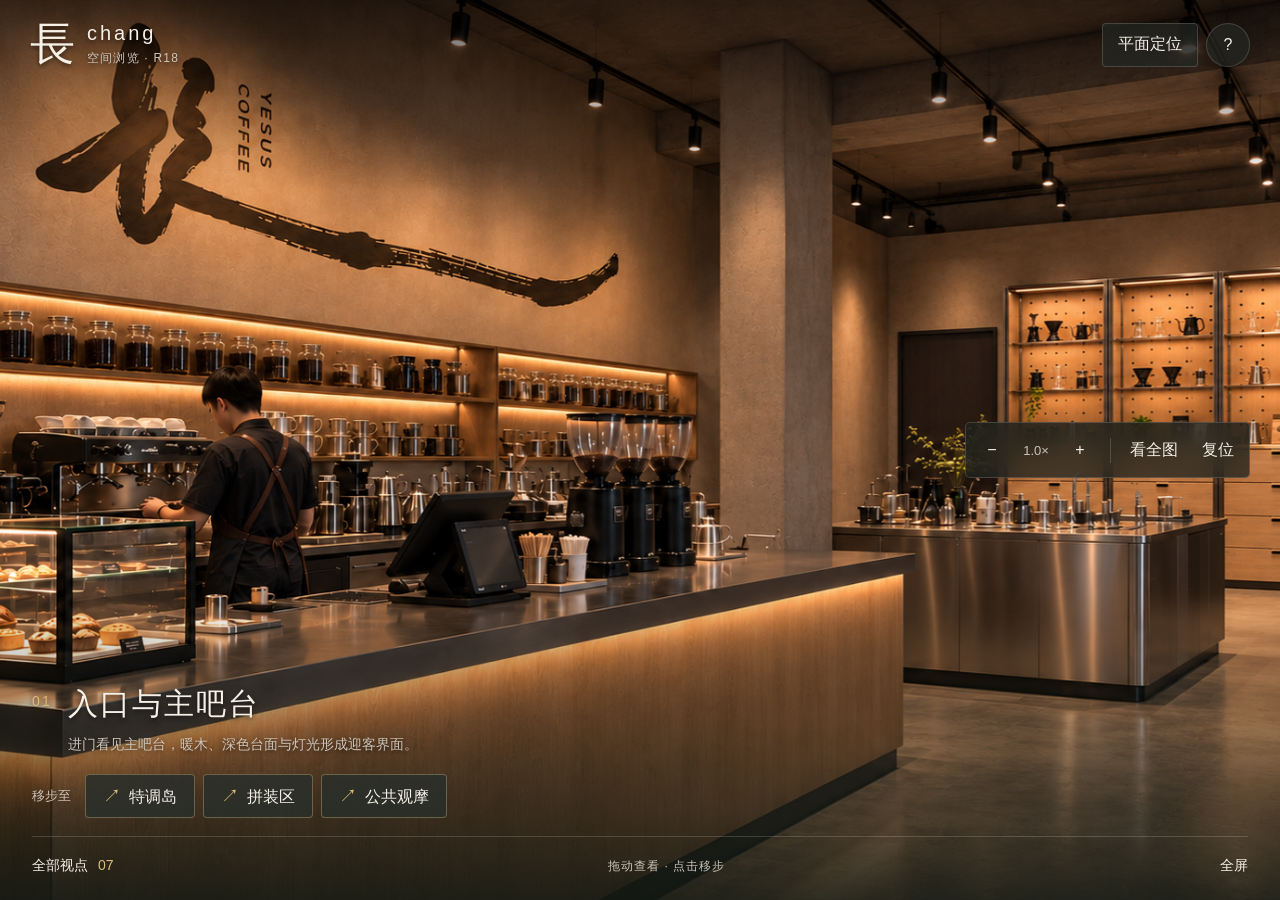
<file: index.html>
<!doctype html><html lang="zh-CN"><head><meta charset="utf-8"><meta name="viewport" content="width=device-width,initial-scale=1"><meta name="theme-color" content="#252824"><meta http-equiv="refresh" content="0;url=r18/"><title>長 chang · 进入空间</title><style>body{background:#252824;color:#f3ede3;font-family:system-ui,sans-serif;display:grid;place-content:center;min-height:90vh;text-align:center}a{color:#ddbc7a;padding:20px;font-size:20px}</style></head><body><h1>長 chang</h1><a href="r18/">进入 R18 空间浏览</a><script>location.replace('r18/')</script></body></html>
</file>
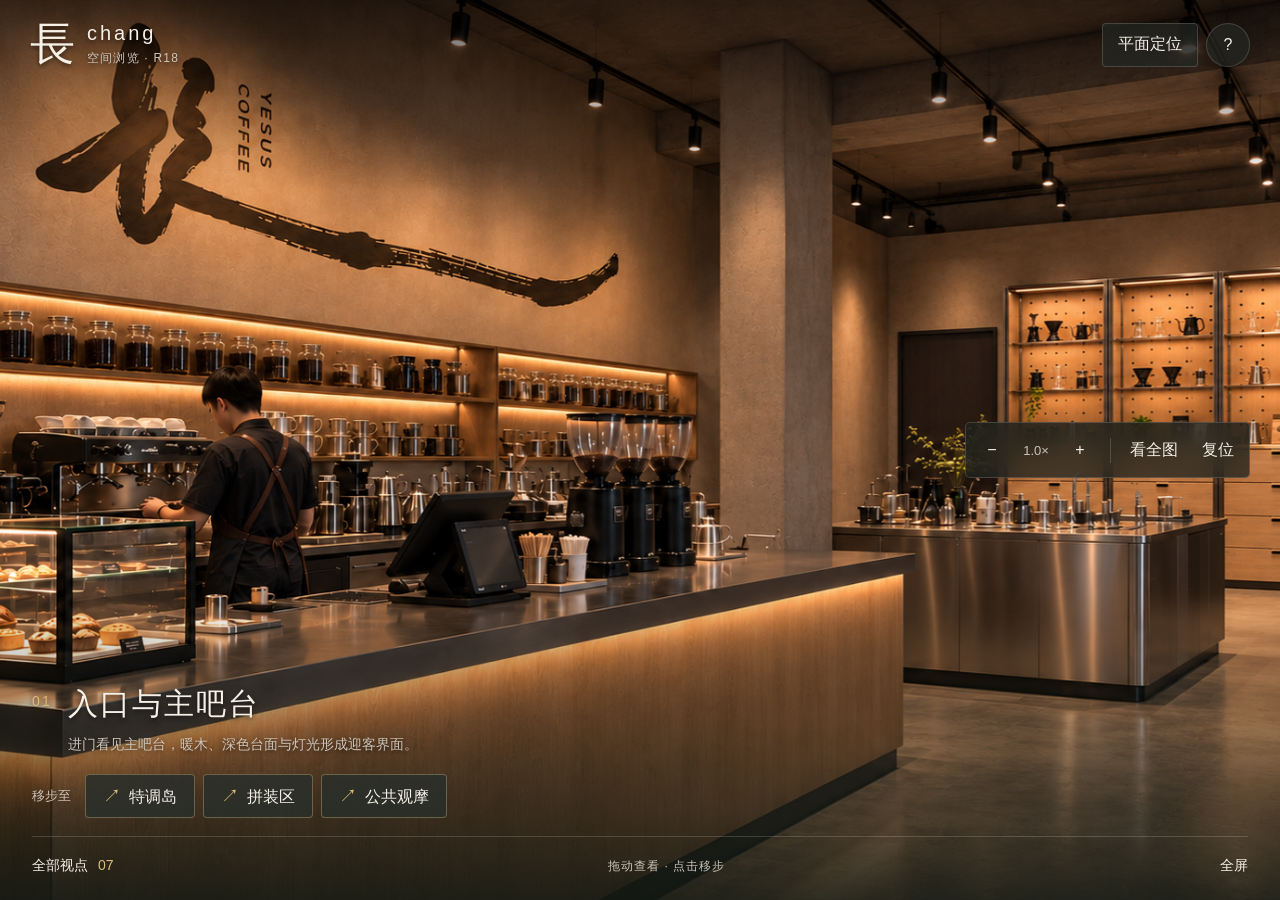
<file: r18/index.html>
<!doctype html>
<html lang="zh-CN">
<head>
<meta charset="utf-8"><meta name="viewport" content="width=device-width, initial-scale=1, viewport-fit=cover">
<meta name="theme-color" content="#1d211f"><meta name="description" content="長 chang · R18空间方案，多视点场景浏览与平面定位。">
<title>長 chang · 进入空间</title><link rel="icon" href="favicon.svg" type="image/svg+xml"><link rel="stylesheet" href="style.css">
</head>
<body>
<main id="tour" aria-label="長 chang 空间浏览">
  <div id="viewport" tabindex="0" role="region" aria-label="场景画面，拖动查看；方向键移动，加减键缩放">
    <div id="imageFrame"><img id="sceneImage" draggable="false" alt="" fetchpriority="high"></div>
  </div>
  <div class="shade top"></div><div class="shade bottom"></div>
  <header class="toolbar"><div class="brand"><b>長</b><span>chang<small>空间浏览 · R18</small></span></div><div class="toolbar-actions"><button id="mapButton" aria-haspopup="dialog">平面定位</button><button id="infoButton" aria-haspopup="dialog" aria-label="浏览说明">?</button></div></header>
  <div id="loading" class="loading" role="status"><span></span>正在进入…</div>
  <div id="error" class="error" role="alert" hidden><h2>画面暂时没加载出来</h2><p>请检查网络，再试一次。</p><button id="retry">重新加载</button><button id="stay" hidden>留在当前画面</button></div>
  <div class="view-controls" role="group" aria-label="画面控制"><button id="zoomOut" aria-label="缩小">−</button><output id="zoomValue">1.0×</output><button id="zoomIn" aria-label="放大">+</button><span></span><button id="fitButton" aria-pressed="false">看全图</button><button id="resetButton" aria-label="重置画面">复位</button></div>
  <footer class="scene-footer"><div class="scene-heading"><span id="number">01</span><div><h1 id="sceneTitle">入口与主吧台</h1><p id="sceneDescription"></p></div></div><div class="next"><span>移步至</span><nav id="nextScenes" aria-label="相邻观察位置"></nav></div><div class="footer-bottom"><button id="scenesButton" aria-haspopup="dialog">全部视点 <span id="sceneCount"></span></button><p id="gestureHint">拖动查看 · 点击移步</p><button id="fullButton" aria-label="全屏浏览">全屏</button></div></footer>
  <div class="sr-only" id="announcement" aria-live="polite"></div>
</main>
<dialog id="mapDialog"><div class="dialog-head"><div><span>R18 · 平面设计</span><h2>你在这里</h2></div><button class="close" aria-label="关闭平面">×</button></div><p class="dialog-intro">点选编号切换观察位置。金色门线为珍藏馆与咖啡厅的内门。</p><div id="map" class="plan-map"></div><div id="mapNodes" class="map-nodes"></div><div class="map-download"><a href="assets/R18-plan.pdf" target="_blank" rel="noopener">查看完整尺寸平面图</a><span>示意定位 · 以平面设计尺寸为准</span></div></dialog>
<dialog id="scenesDialog"><div class="dialog-head"><div><span>选择观察位置</span><h2>沿着空间看看</h2></div><button class="close" aria-label="关闭视点">×</button></div><div id="sceneGrid" class="scene-grid"></div></dialog>
<dialog id="infoDialog"><div class="dialog-head"><div><span>操作说明</span><h2>查看与移步</h2></div><button class="close" aria-label="关闭说明">×</button></div><div class="info-copy"><p>手机单指拖动画面，双指或 + / − 放大细看。点击“移步至”或平面中的编号，切换观察位置。</p><p>“看全图”可查看完整构图；“复位”回到默认视角。手机横过来看，能看到更完整的空间关系。</p><p>这里使用本轮场景效果图，保持原图比例与质感。每个点位可查看的范围以图片为限，不是现场 360° 全景，也不是连续行走模型。</p><p>修复室通过玻璃观看，访客不进入作业区。珍藏馆保留独立外门，并通过 D08 内门连接咖啡厅。</p><p class="muted">当前版本：R18 · 平面设计讨论版。场景图表达材质和空间体验；尺寸、门位与通路以配套平面图为准。</p></div></dialog>
<noscript><p class="noscript">请启用 JavaScript，或<a href="assets/R18-plan.pdf">打开平面图</a>。</p></noscript>
<script src="data.js"></script><script src="app.js"></script>
</body></html>
</file>
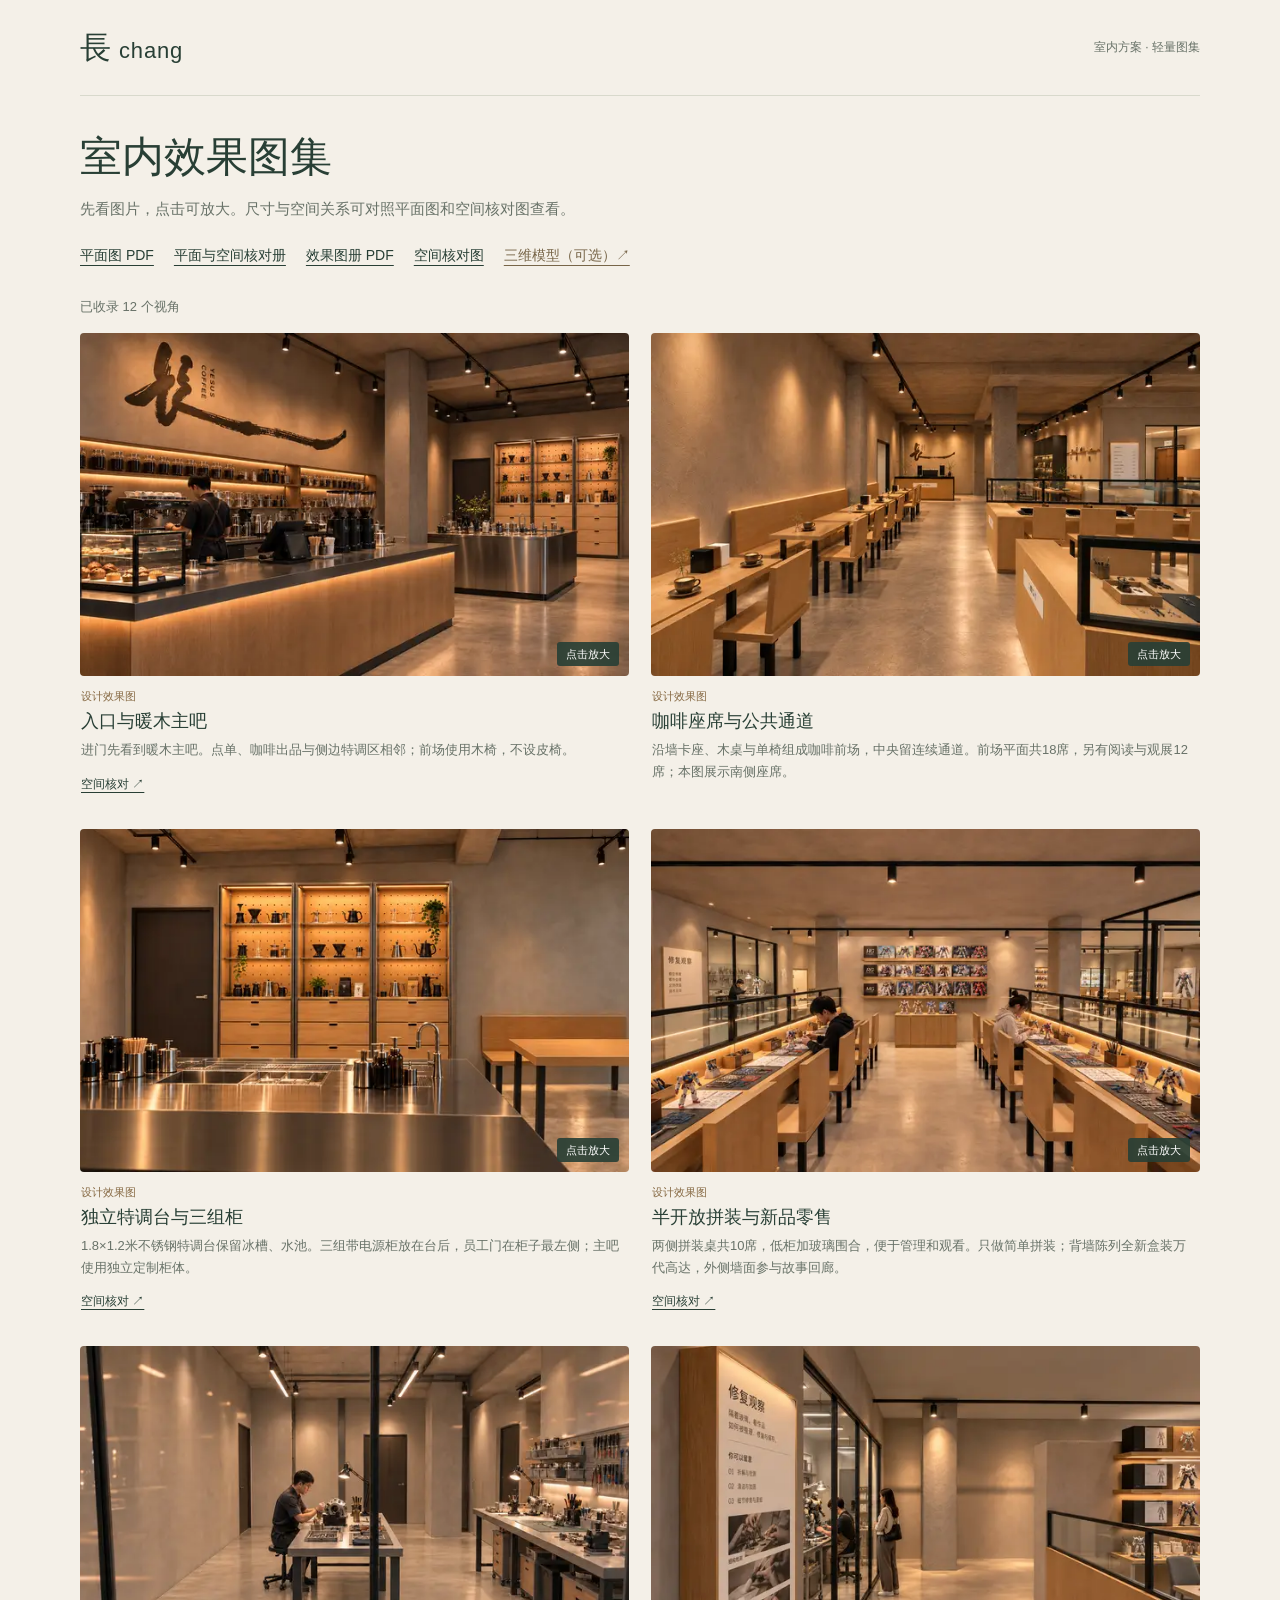
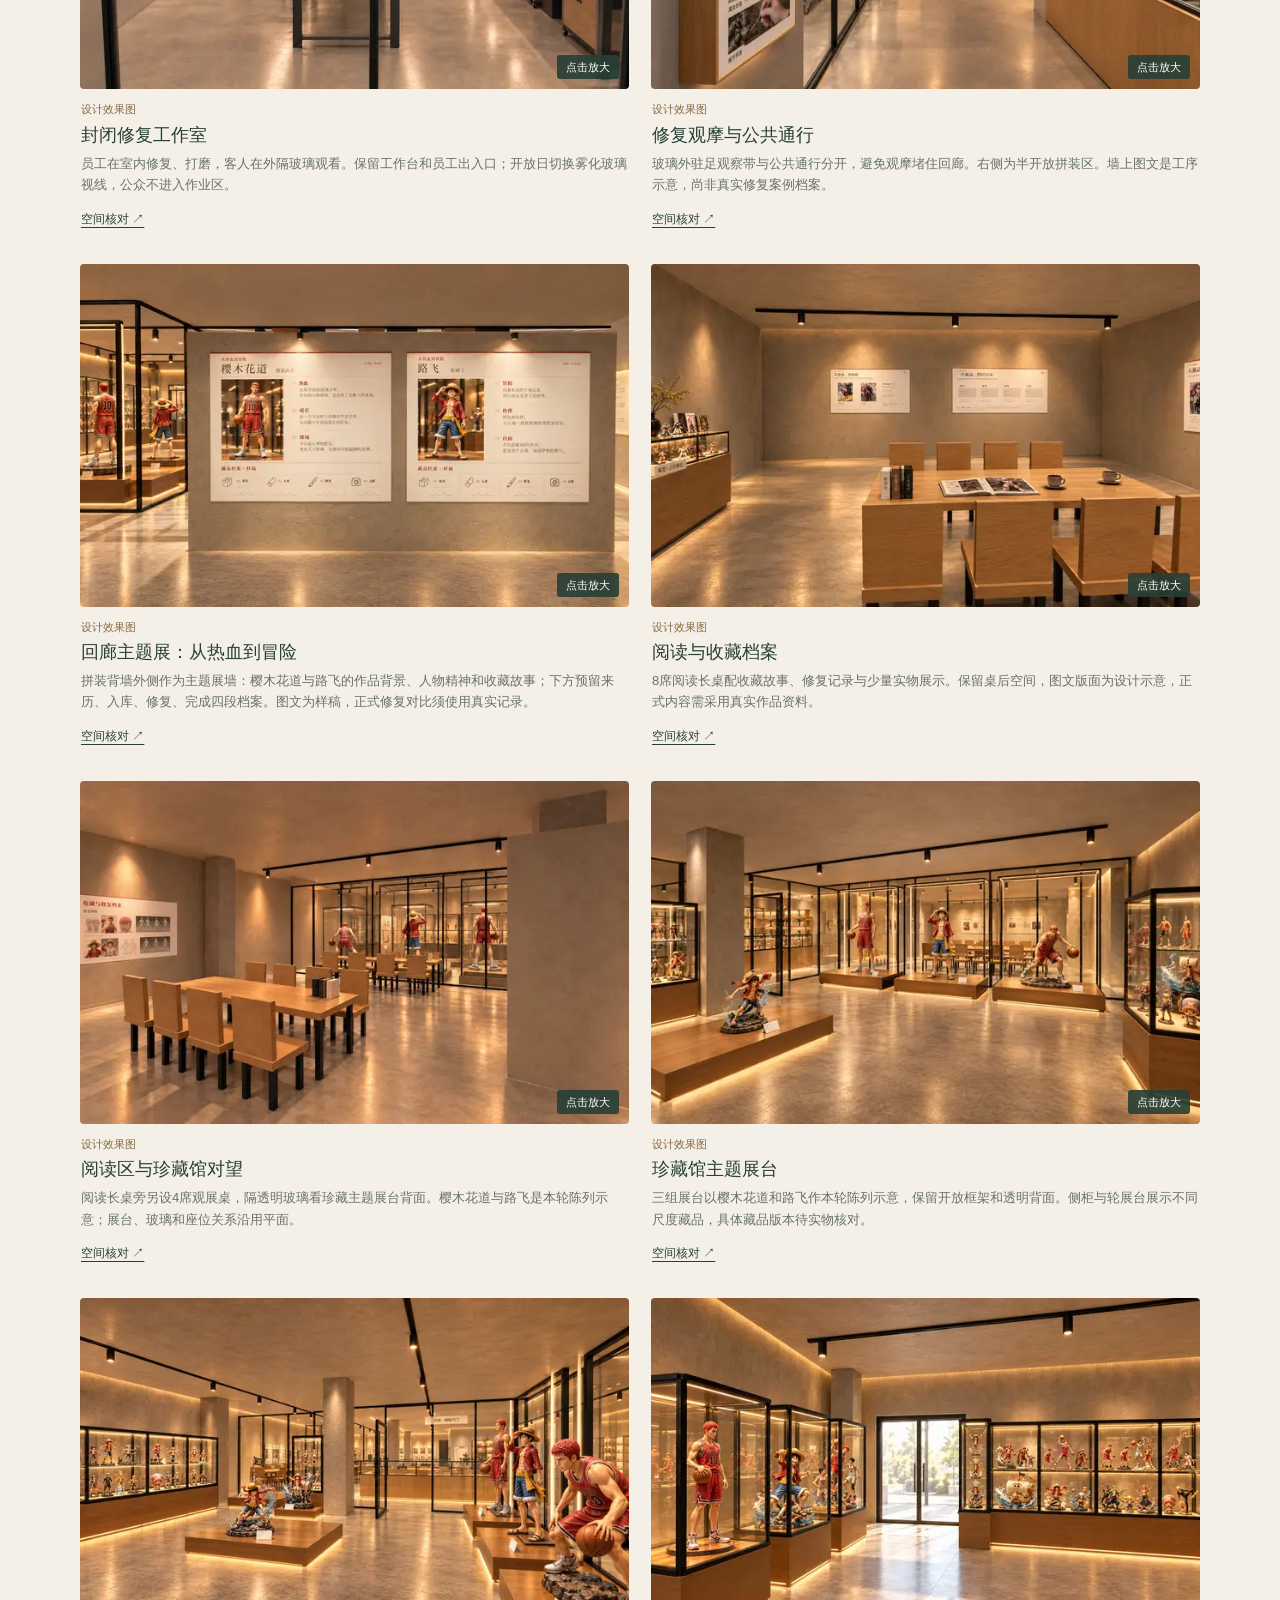
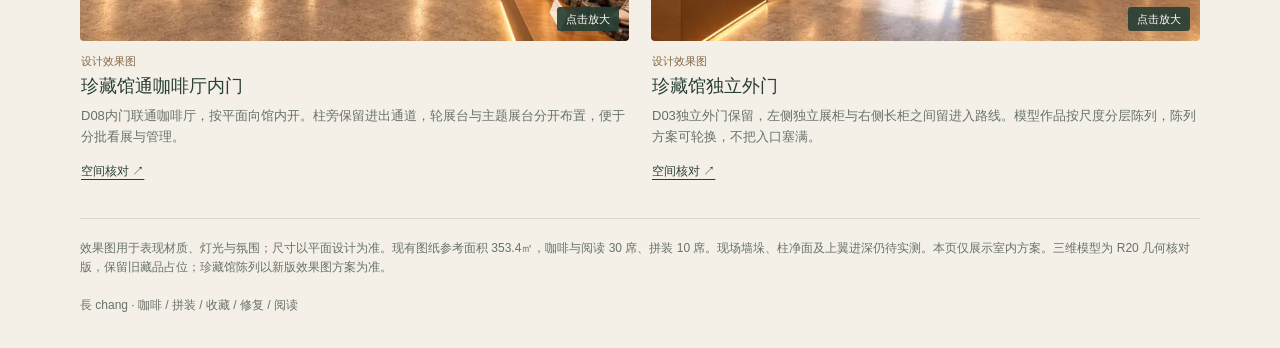
<file: r20/index.html>
<!doctype html>
<html lang="zh-CN">
<head>
<meta charset="utf-8"><meta name="viewport" content="width=device-width,initial-scale=1">
<meta name="theme-color" content="#2d4138">
<meta name="description" content="長 chang 咖啡与模玩文化空间，室内效果图、平面图及空间核对模型。">
<title>長 chang · 室内效果图集</title>
<style>
:root{--paper:#f4f0e8;--ink:#283f35;--muted:#687268;--wood:#a17c4f;--line:#d8d9cc}*{box-sizing:border-box}body{margin:0;background:var(--paper);color:var(--ink);font-family:-apple-system,BlinkMacSystemFont,"Segoe UI","Microsoft YaHei",sans-serif;line-height:1.65}a{color:inherit}header,main,footer{width:min(1120px,calc(100% - 40px));margin:auto}header{display:flex;justify-content:space-between;align-items:center;gap:16px;padding:22px 0;border-bottom:1px solid var(--line)}.brand{font-size:22px;text-decoration:none;letter-spacing:.04em}.brand strong{font-size:31px;font-weight:500}.version{font-size:12px;color:var(--muted)}.intro{padding:34px 0 24px}h1{font-weight:500;font-size:clamp(28px,4vw,42px);line-height:1.3;margin:0 0 12px}.intro p{color:var(--muted);font-size:15px;max-width:680px;margin:0}.links{display:flex;flex-wrap:wrap;gap:8px 20px;margin-top:19px}.links a{font-size:14px;text-underline-offset:5px;padding:4px 0}.links .optional{color:#776548}.gallery{display:grid;grid-template-columns:repeat(2,minmax(0,1fr));gap:28px 22px}.card{min-width:0;margin:0}.photo{display:block;position:relative;background:#e5e4d9;text-decoration:none;overflow:hidden;border-radius:4px}.photo img{display:block;width:100%;height:auto;aspect-ratio:1.6;object-fit:cover}.photo span{position:absolute;right:10px;bottom:10px;background:#283f35e8;color:#fff;padding:3px 9px;border-radius:3px;font-size:11px}.caption{padding:11px 1px 0}h2{font-size:18px;font-weight:500;line-height:1.4;margin:0 0 5px}.caption p{font-size:13px;color:var(--muted);margin:0}.tag{font-size:11px;color:#876a44;margin-bottom:4px;display:block}.empty{background:#e9eadf;padding:22px;margin-bottom:24px;border:1px solid var(--line)}.empty p{margin:0 0 10px;font-size:14px}.empty a{font-size:14px;text-underline-offset:4px}.empty img{display:block;max-width:640px;width:100%;height:auto;margin-top:15px}.note{font-size:12px;color:var(--muted);margin:30px 0 0;padding-top:20px;border-top:1px solid var(--line)}footer{font-size:12px;color:var(--muted);padding:18px 0 32px}button{font:inherit;background:none;border:1px solid #82917e;border-radius:3px;color:var(--ink);padding:7px 13px;cursor:pointer}a:focus-visible,button:focus-visible{outline:3px solid #a98145;outline-offset:4px}[hidden]{display:none!important}@media(max-width:640px){header,main,footer{width:calc(100% - 32px)}header{padding:15px 0}.brand{font-size:18px}.brand strong{font-size:27px}.version{font-size:11px}.intro{padding:25px 0 22px}.intro p{font-size:14px}.links{gap:7px 17px}.links a{font-size:13px;min-height:36px}.gallery{grid-template-columns:1fr;gap:23px}.caption h2{font-size:18px}.photo span{font-size:11px}.empty{padding:18px}.note{margin-top:25px}}
.view-count{font-size:13px;color:var(--muted);margin:0 0 16px}.view-link{display:inline-block;margin-top:8px;padding:6px 0;font-size:12px;text-underline-offset:4px;min-height:32px}.pending{margin-top:30px;padding-top:20px;border-top:1px solid var(--line)}.pending ul{padding-left:20px;margin:10px 0 0}.pending li{margin:9px 0;font-size:14px}.pending small{display:block;color:var(--muted);font-size:12px;line-height:1.65}

/* Native modal: only the selected full-size image is loaded. Browser pinch zoom remains enabled. */
#image-dialog{width:min(1500px,calc(100vw - 20px));max-width:none;max-height:calc(100dvh - 20px);padding:0;border:0;border-radius:5px;background:#f4f0e8;color:var(--ink);overflow:auto;overscroll-behavior:contain}#image-dialog::backdrop{background:#162019e8}.dialog-bar{position:sticky;top:0;z-index:1;display:flex;justify-content:space-between;align-items:center;gap:14px;background:#f4f0e8f7;padding:8px 12px;border-bottom:1px solid var(--line)}#dialog-caption{font-size:14px;font-weight:500;margin:0}.dialog-hint{font-size:11px;color:var(--muted);margin:0}#dialog-close{min-width:48px;min-height:44px;flex:0 0 auto;background:#283f35;color:#fff;border:0}#dialog-image{display:block;width:100%;height:auto;max-height:calc(100dvh - 98px);object-fit:contain;background:#e5e4d9}#dialog-status{font-size:13px;padding:18px;margin:0;color:var(--muted)}@media(max-width:640px){#image-dialog{width:100vw;max-height:100dvh;margin:auto 0;border-radius:0}.dialog-bar{padding:8px 12px}#dialog-image{max-height:calc(100dvh - 86px)}}
</style>
</head>
<body>
<header><a class="brand" href="./"><strong>長</strong> chang</a><span class="version">室内方案 · 轻量图集</span></header>
<main>
<section class="intro"><h1 id="gallery-title">室内效果图集</h1><p>先看图片，点击可放大。尺寸与空间关系可对照平面图和空间核对图查看。</p><nav class="links" aria-label="设计资料"><a href="R20_Final_Plan.pdf">平面图 PDF</a><a href="長chang_R20_室内设计核对版.pdf">平面与空间核对册</a><a href="R21_Interior_Photos.pdf">效果图册 PDF</a><a href="checks.html">空间核对图</a><a class="optional" href="model-viewer/?view=entrance">三维模型（可选）↗</a></nav></section>
<div id="status" class="empty" role="status"><p>正在读取图集…</p></div>
<p id="view-count" class="view-count" role="status" hidden></p>
<section id="gallery" class="gallery" aria-label="室内效果图"></section>
<section id="pending" class="pending" aria-labelledby="pending-title" hidden><h2 id="pending-title">待补视角</h2><ul id="pending-list"></ul></section>
<noscript><div class="empty"><p>请使用上方链接查看平面图、效果图册或空间核对图。</p></div></noscript>
<p class="note">效果图用于表现材质、灯光与氛围；尺寸以平面设计为准。现有图纸参考面积 353.4㎡，咖啡与阅读 30 席、拼装 10 席。现场墙垛、柱净面及上翼进深仍待实测。本页仅展示室内方案。三维模型为 R20 几何核对版，保留旧藏品占位；珍藏馆陈列以新版效果图方案为准。</p>
</main>
<footer>長 chang · 咖啡 / 拼装 / 收藏 / 修复 / 阅读</footer>

<dialog id="image-dialog" aria-labelledby="dialog-caption" aria-describedby="dialog-hint">
<div class="dialog-bar"><div><p id="dialog-caption">室内效果图</p><p id="dialog-hint" class="dialog-hint">双指缩放查看细节</p></div><button id="dialog-close" type="button" aria-label="关闭大图">关闭</button></div>
<p id="dialog-status" role="status">正在读取大图…</p><img id="dialog-image" alt="" decoding="async" hidden>
</dialog>
<script>
// No WebGL, model data, texture, or full-size photograph is fetched by this page.
// gallery.json is independent so new views can be published without changing the page.
const statusBox=document.getElementById('status'),grid=document.getElementById('gallery');

const imageDialog=document.getElementById('image-dialog'),dialogImage=document.getElementById('dialog-image'),dialogStatus=document.getElementById('dialog-status');
let previousBodyOverflow='';
function openImageDialog(item,full){
 document.getElementById('dialog-caption').textContent=item.title||'室内效果图';
 dialogImage.alt=item.title||'室内效果图';dialogImage.hidden=true;dialogImage.setAttribute('aria-busy','true');
 dialogStatus.hidden=false;dialogStatus.textContent='正在读取大图…';
 if(!imageDialog.open){previousBodyOverflow=document.body.style.overflow;document.body.style.overflow='hidden';imageDialog.showModal();}
 dialogImage.onload=()=>{if(!imageDialog.open)return;dialogImage.hidden=false;dialogImage.setAttribute('aria-busy','false');dialogStatus.hidden=true;};
 dialogImage.onerror=()=>{if(!imageDialog.open)return;dialogImage.hidden=true;dialogImage.setAttribute('aria-busy','false');dialogStatus.textContent='大图暂未载入，请关闭后重试。';dialogStatus.hidden=false;};
 dialogImage.src=full;
}
document.getElementById('dialog-close').addEventListener('click',()=>imageDialog.close());
imageDialog.addEventListener('click',event=>{if(event.target===imageDialog)imageDialog.close();});
imageDialog.addEventListener('close',()=>{dialogImage.onload=null;dialogImage.onerror=null;dialogImage.removeAttribute('src');dialogImage.removeAttribute('srcset');dialogImage.removeAttribute('aria-busy');dialogImage.alt='';dialogImage.hidden=true;dialogStatus.hidden=true;document.body.style.overflow=previousBodyOverflow;});
// Escape uses the native dialog cancel behavior and then the same close cleanup.

function localPath(value){if(typeof value!=='string'||!value||/^(?:[a-z]+:|\/)/i.test(value)||value.split(/[\\/]/).includes('..'))return null;return value;}
function showPending(data){const section=document.getElementById('pending'),list=document.getElementById('pending-list');list.replaceChildren();const entries=Array.isArray(data.pending)?data.pending:[];for(const item of entries){const title=typeof item==='string'?item:item?.title;if(!title)continue;const li=document.createElement('li');li.append(document.createTextNode(title));if(typeof item==='object'&&item.reason){const reason=document.createElement('small');reason.textContent=item.reason;li.append(reason);}list.append(li);}section.hidden=list.children.length===0;}
function emptyGallery(message,failed=false){statusBox.hidden=false;statusBox.replaceChildren();const p=document.createElement('p');p.textContent=message;statusBox.append(p);const a=document.createElement('a');a.href='checks.html';a.textContent='查看空间核对图 →';statusBox.append(a);if(failed){const b=document.createElement('button');b.type='button';b.textContent='重新读取';b.style.marginLeft='18px';b.onclick=loadGallery;statusBox.append(b);}else{const img=document.createElement('img');img.src='thumbs/overview.webp';img.alt='空间核对模型总览，非实景效果图';img.width=640;img.height=400;img.decoding='async';statusBox.append(img);}}
async function loadGallery(){try{const response=await fetch('gallery.json',{cache:'no-cache'});if(!response.ok)throw new Error('manifest');const data=await response.json();const items=Array.isArray(data.items)?data.items:[];showPending(data);grid.replaceChildren();let shown=0;for(const item of items){const thumb=localPath(item.thumb),full=localPath(item.image);if(!thumb||!full)continue;const figure=document.createElement('figure');figure.className='card';const a=document.createElement('a');a.className='photo';a.href=full;a.setAttribute('aria-label',(item.title||'室内效果图')+'，打开大图');a.addEventListener('click',event=>{event.preventDefault();openImageDialog(item,full);});const img=document.createElement('img');img.src=thumb;img.alt=item.title||'室内效果图';img.width=Number(item.width)||1600;img.height=Number(item.height)||960;img.loading=shown===0?'eager':'lazy';img.decoding='async';if(shown===0)img.fetchPriority='high';a.append(img);const zoom=document.createElement('span');zoom.textContent='点击放大';a.append(zoom);const caption=document.createElement('figcaption');caption.className='caption';const tag=document.createElement('span');tag.className='tag';tag.textContent=item.kind||'效果示意';const title=document.createElement('h2');title.textContent=item.title||'室内效果图';caption.append(tag,title);if(item.description){const p=document.createElement('p');p.textContent=item.description;caption.append(p);}if(typeof item.viewId==='string'&&/^[a-z0-9_]+$/.test(item.viewId)){const check=document.createElement('a');check.className='view-link';check.href='model-viewer/?view='+encodeURIComponent(item.viewId);check.textContent='空间核对 ↗';check.setAttribute('aria-label',(item.title||'当前视角')+'，打开 R20 几何核对模型');caption.append(check);}figure.append(a,caption);grid.append(figure);shown++;}const count=document.getElementById('view-count');count.textContent='已收录 '+shown+' 个视角';count.hidden=false;if(shown){statusBox.hidden=true;if(data.title)document.getElementById('gallery-title').textContent=data.title;}else emptyGallery('新版效果图正在整理，可先查看空间核对图和平面图。');}catch(error){emptyGallery('图集暂未读取成功，平面图和空间核对图仍可打开。',true);}}
loadGallery();
</script>
</body></html>
</file>
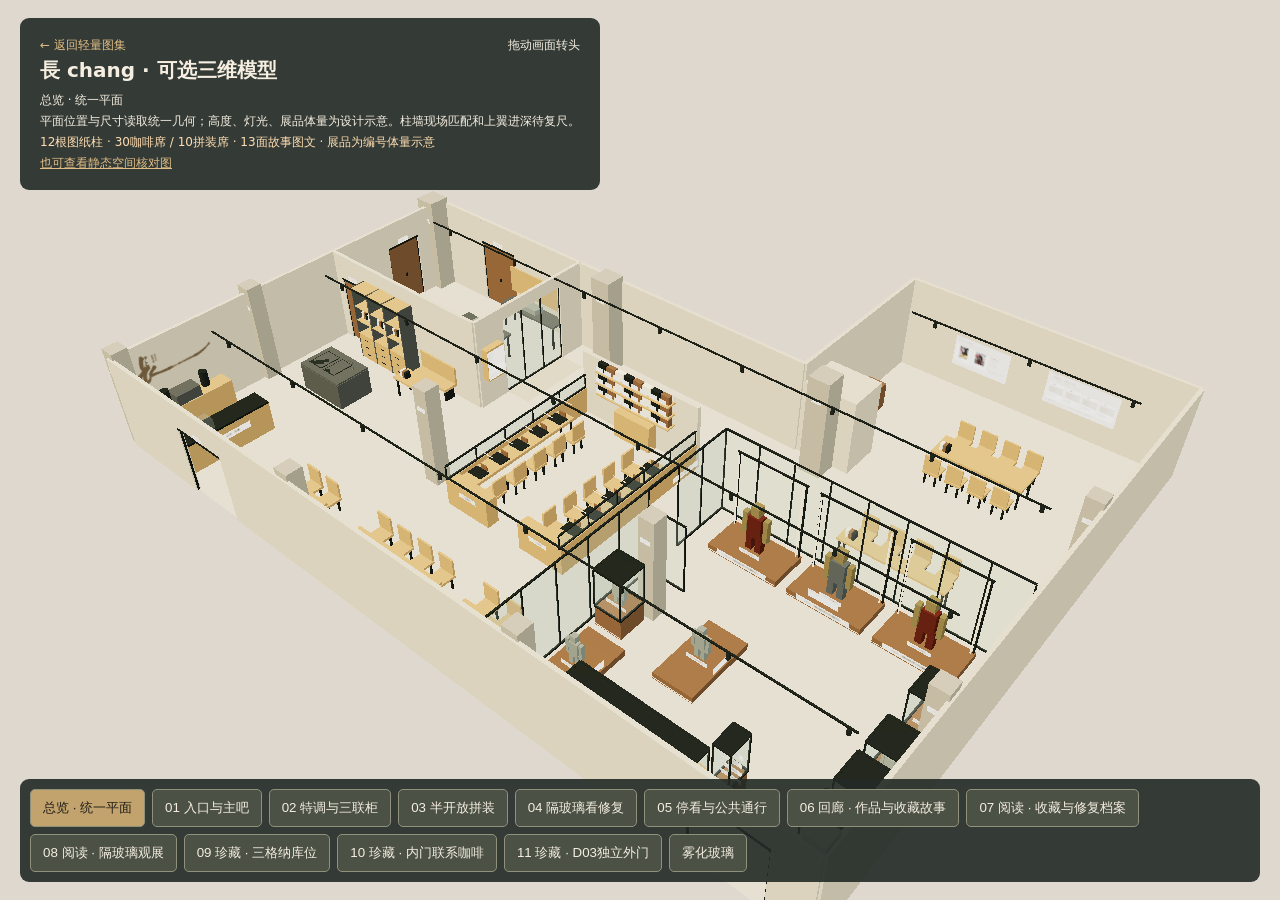
<file: r20/model-viewer/index.html>
<!doctype html><html lang="zh-CN"><head><meta charset="utf-8"><meta name="viewport" content="width=device-width,initial-scale=1"><title>長 chang · R20 室内同源模型</title><style>*{box-sizing:border-box}html,body{margin:0;height:100%;overflow:hidden;background:#ddd7cd;font-family:system-ui,"Microsoft YaHei",sans-serif;color:#f5eee1}canvas{display:block;width:100%;height:100%;touch-action:none}.ui{position:fixed;z-index:5}header{top:18px;left:20px;max-width:580px;background:#242b27e8;padding:15px 20px;border-radius:9px}h1{font-size:20px;margin:0 0 7px}p{font-size:12px;line-height:1.5;margin:3px 0}.toolbar{left:20px;right:20px;bottom:18px;display:flex;gap:7px;flex-wrap:wrap;background:#242b27e8;padding:10px;border-radius:9px}button{color:inherit;background:#4b5145;border:1px solid #8f917b;padding:9px 12px;border-radius:5px;cursor:pointer}button.active{background:#c3a36d;color:#201d17}#status{font-size:12px;color:#ffddb2}#error{position:fixed;top:35%;left:10%;right:10%;background:#633;padding:20px;display:none}.clean .ui{display:none}@media(max-width:650px){header{left:10px;right:10px;top:10px;padding:10px 12px}h1{font-size:17px}.toolbar{left:10px;right:10px;bottom:10px;max-height:25vh;overflow:auto;flex-wrap:nowrap;align-items:center}button{font-size:11px;padding:10px;white-space:nowrap;min-height:40px}}
</style></head><body><header class="ui"><p><a href="../" style="color:#e1bd85;text-decoration:none">← 返回轻量图集</a><span style="float:right">拖动画面转头</span></p><h1>長 chang · 可选三维模型</h1><p id="viewname">载入模型…</p><p>平面位置与尺寸读取统一几何；高度、灯光、展品体量为设计示意。柱墙现场匹配和上翼进深待复尺。</p><p id="status">正在读取空间模型；手机默认使用节能画质</p><p><a href="../checks.html" style="color:#e1bd85">也可查看静态空间核对图</a></p></header><div class="toolbar ui" id="views"></div><div id="error"></div><script type="module" src="app.js?v=mobile-light-1"></script></body></html>
</file>
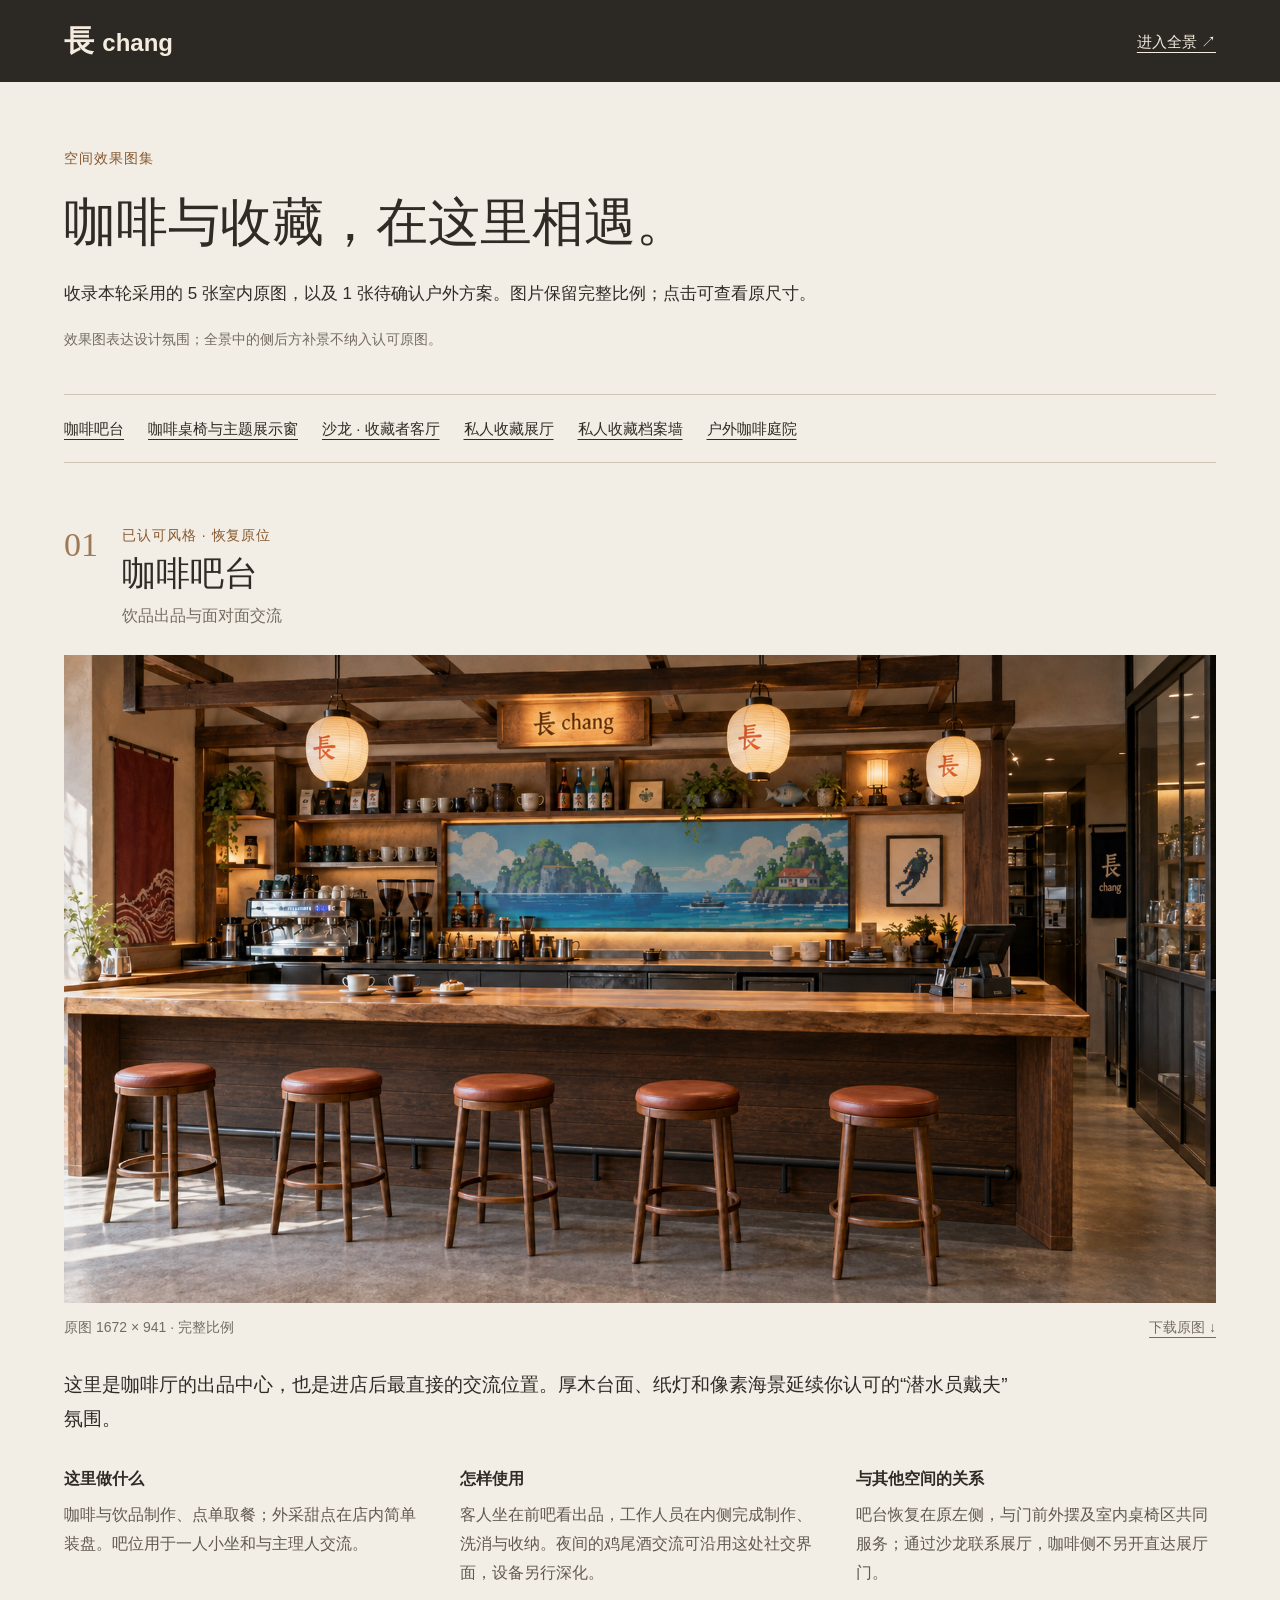
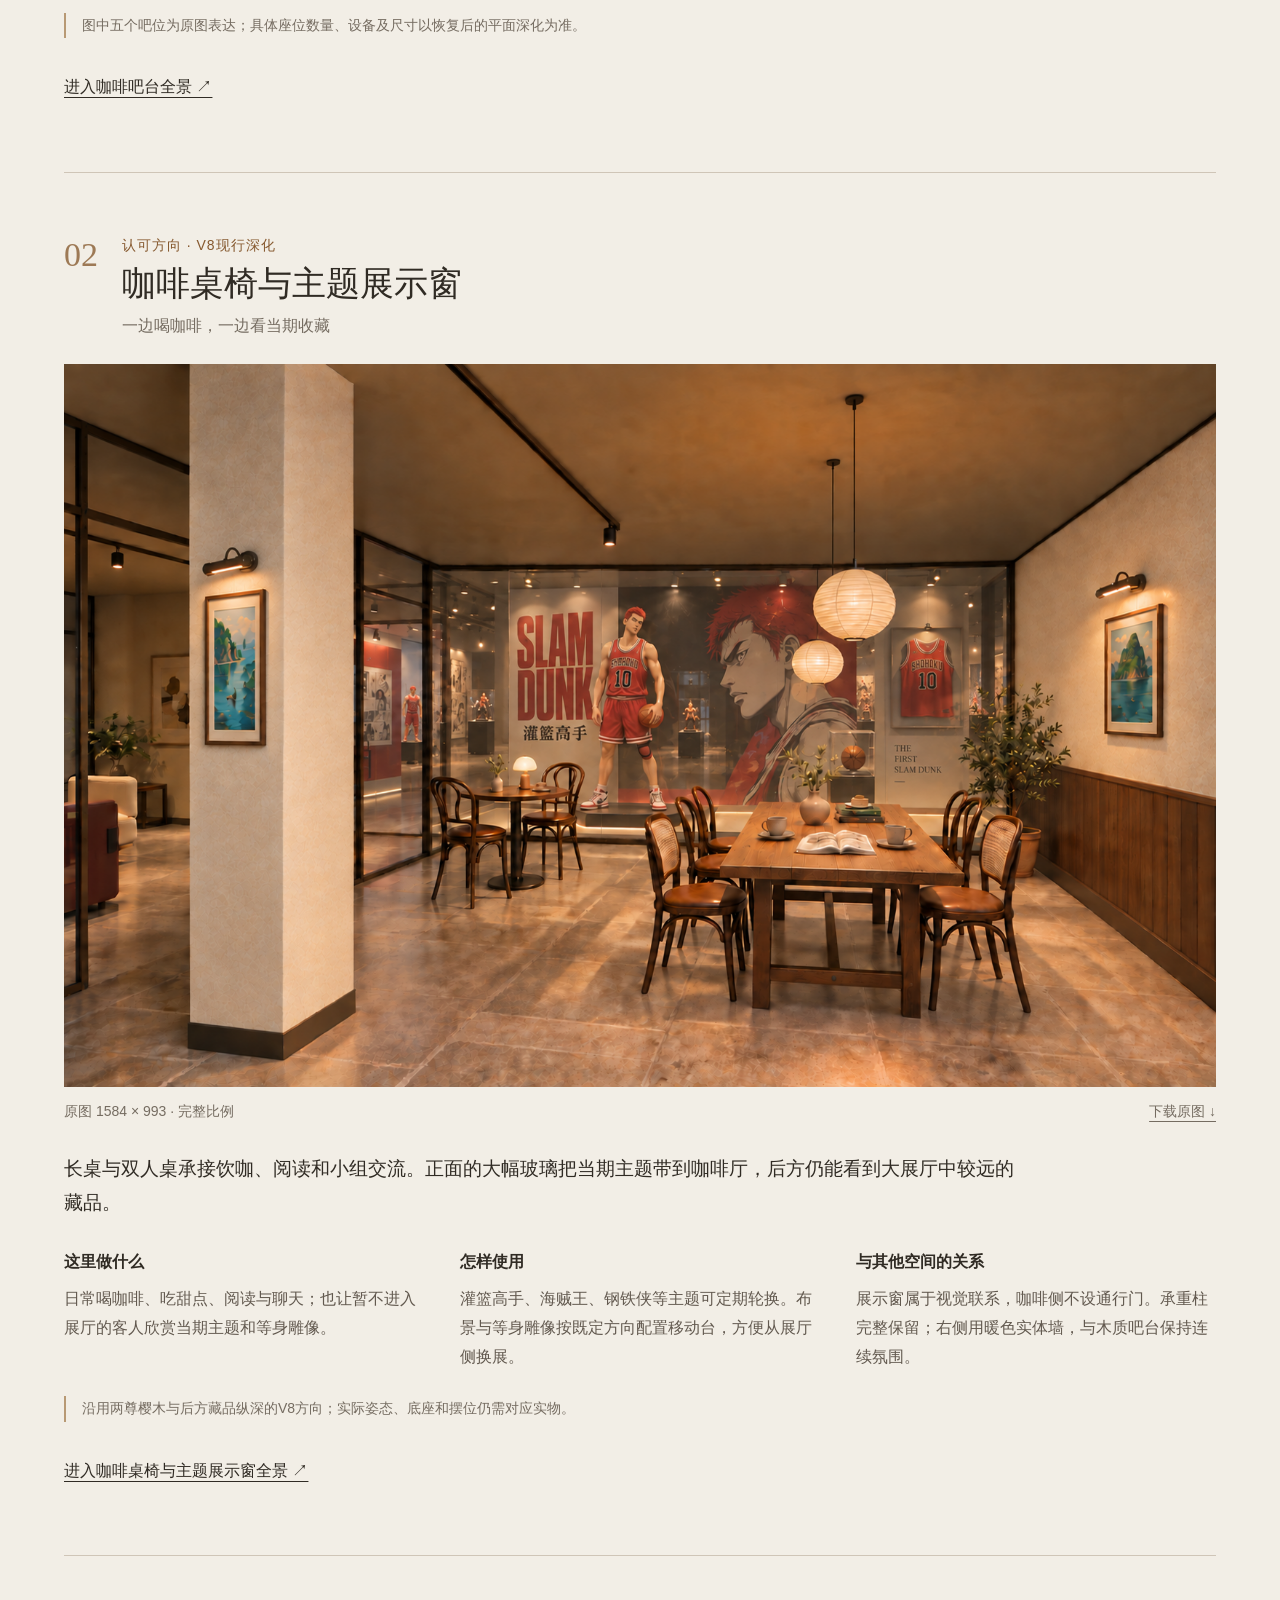
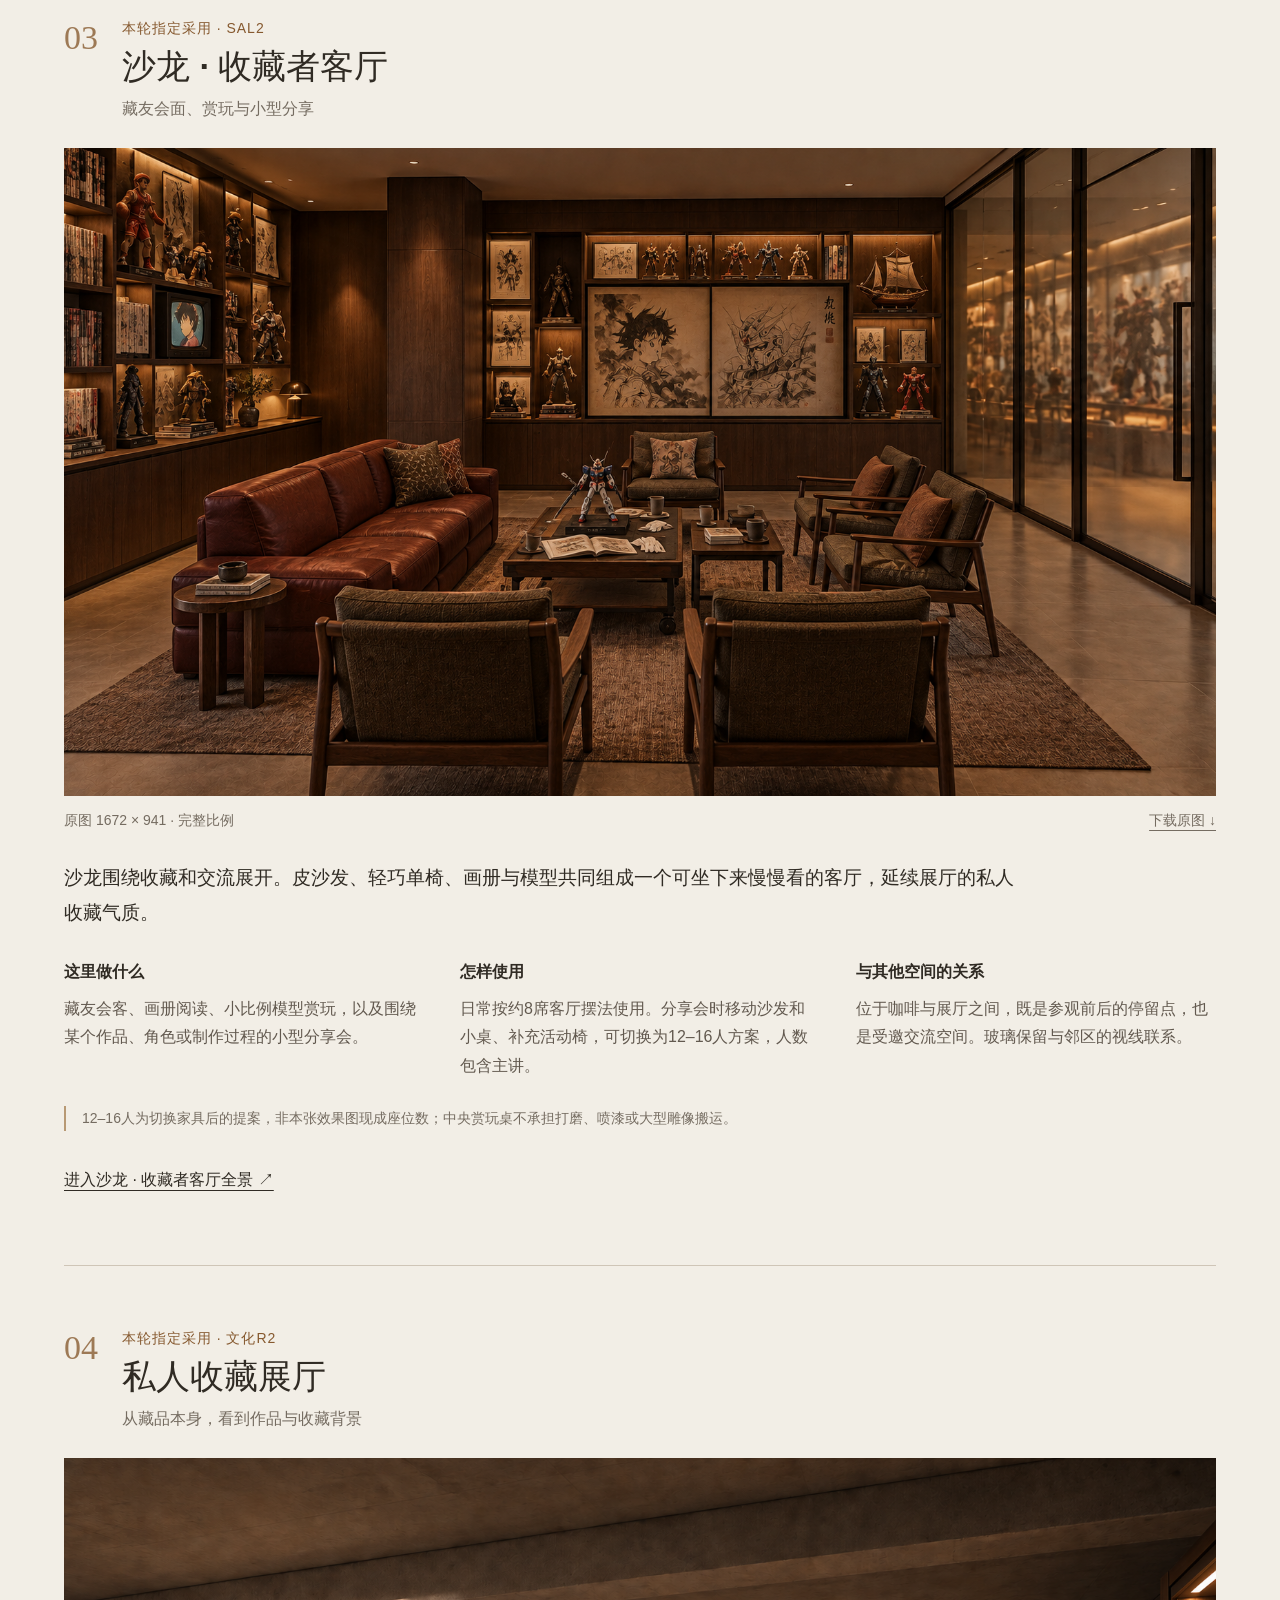
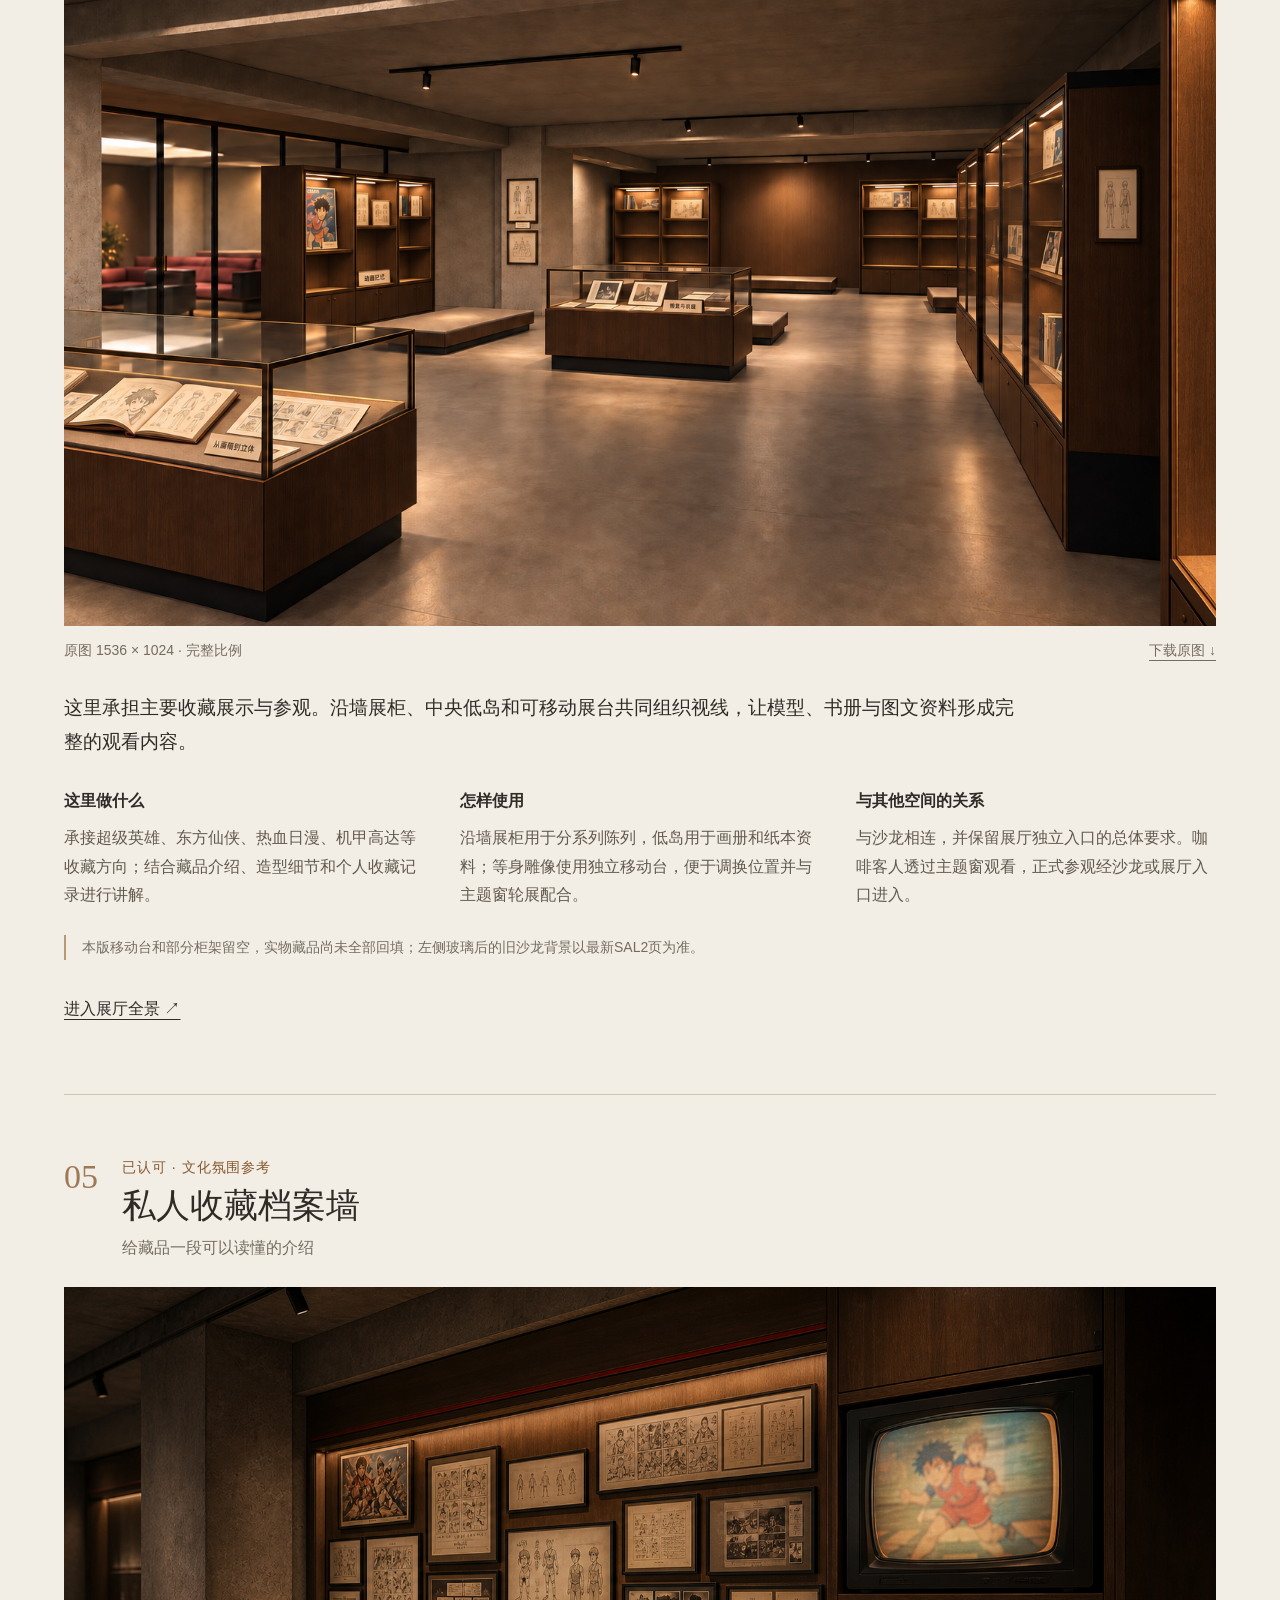
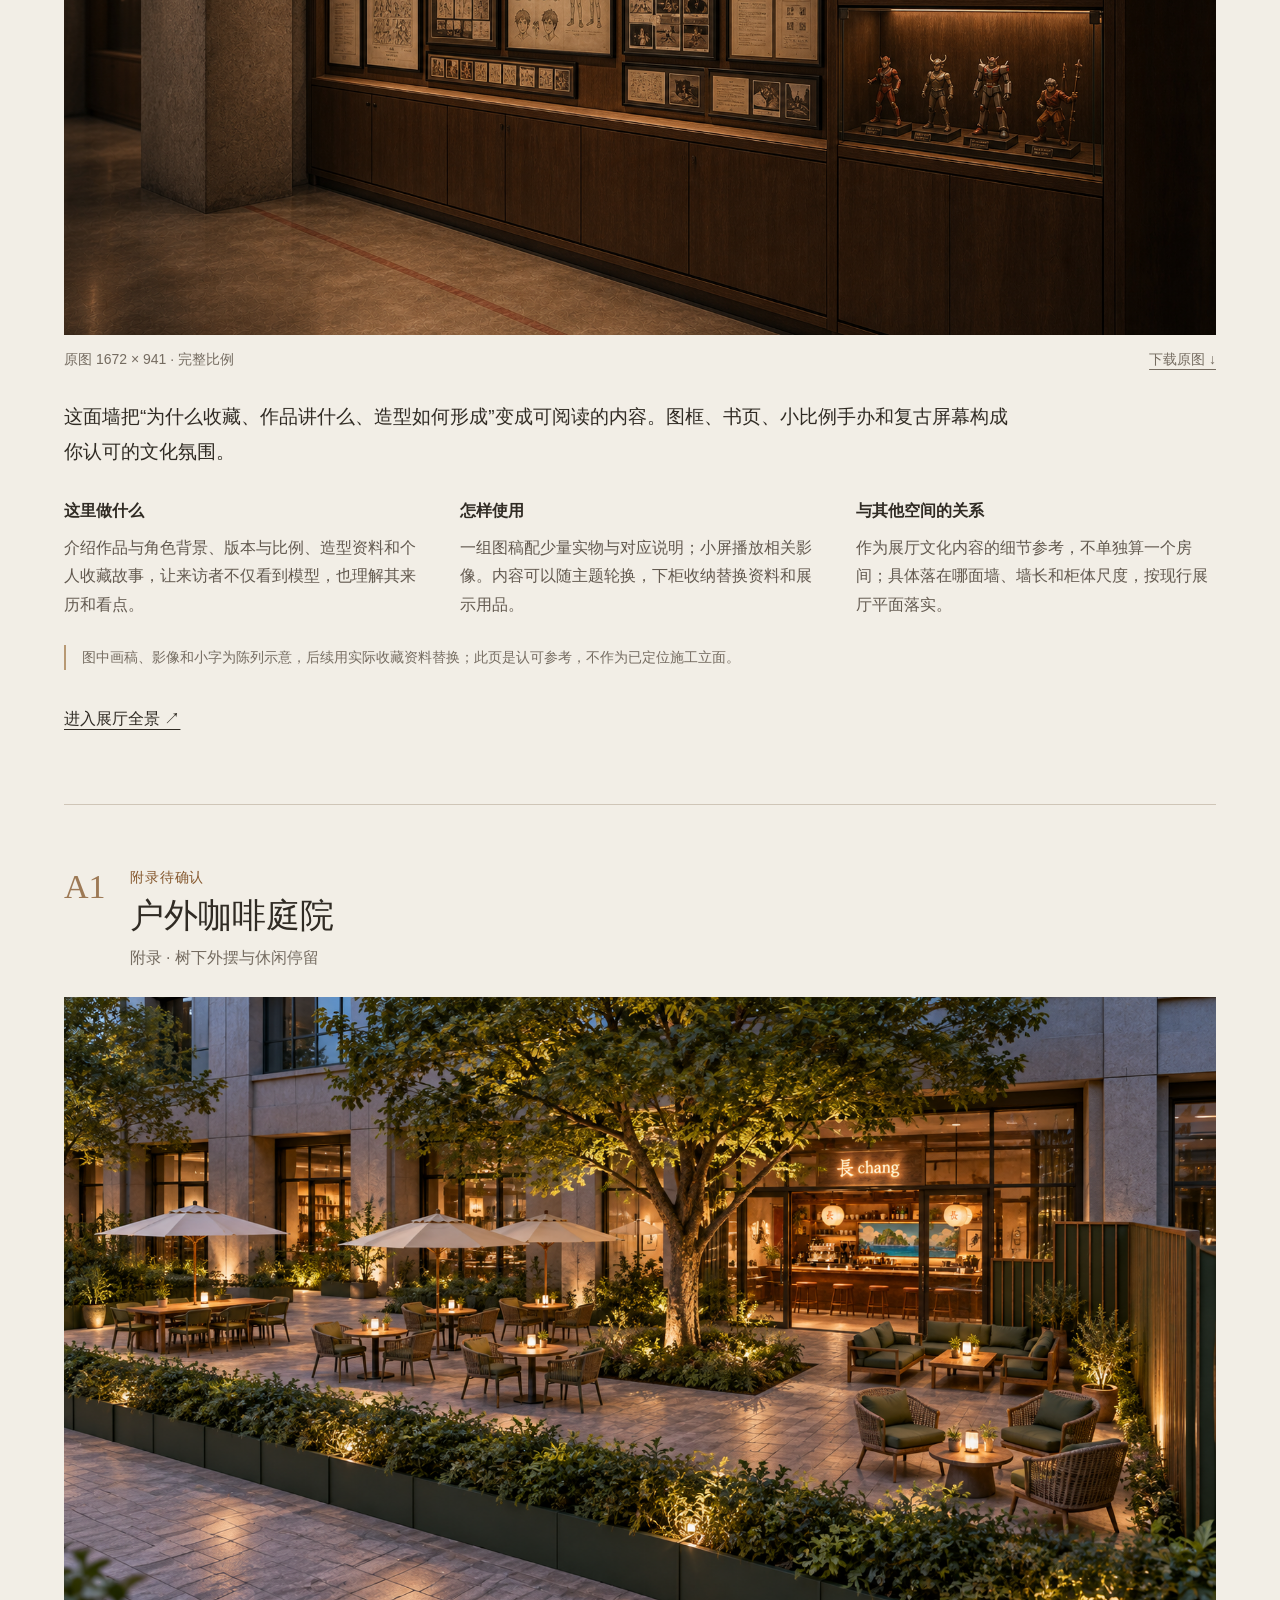
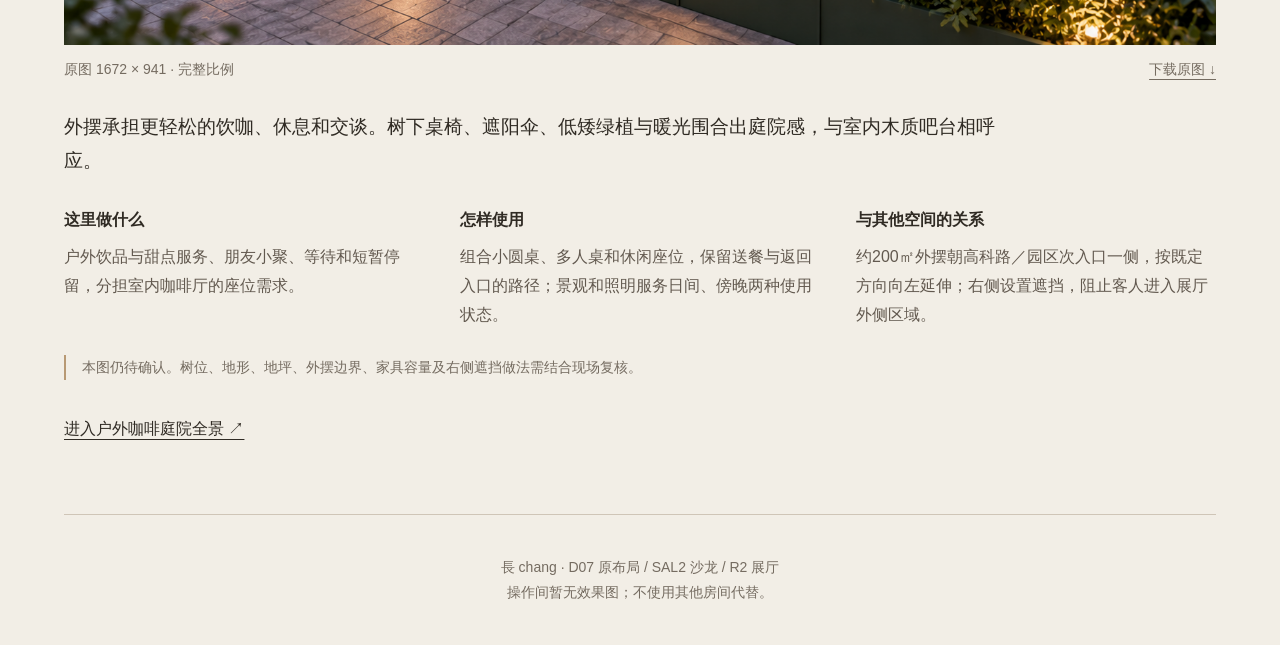
<file: album.html>
<!doctype html><html lang="zh-CN"><head><meta charset="utf-8"><meta name="viewport" content="width=device-width,initial-scale=1"><meta name="theme-color" content="#24211d"><title>長 chang · 原图图集与功能介绍</title><link rel="icon" href="data:,"><link rel="stylesheet" href="album.css"></head><body><header><a class="brand" href="index.html">長 <span>chang</span></a><a class="back" href="index.html">进入全景 ↗</a></header><main><div class="opening"><p class="eyebrow">空间效果图集</p><h1>咖啡与收藏，在这里相遇。</h1><p>收录本轮采用的 5 张室内原图，以及 1 张待确认户外方案。图片保留完整比例；点击可查看原尺寸。</p><p class="quiet">效果图表达设计氛围；全景中的侧后方补景不纳入认可原图。</p></div><nav class="contents" aria-label="图集目录"><a href="#cafe">咖啡吧台</a><a href="#seating">咖啡桌椅与主题展示窗</a><a href="#salon">沙龙 · 收藏者客厅</a><a href="#gallery">私人收藏展厅</a><a href="#gallery-detail">私人收藏档案墙</a><a href="#courtyard">户外咖啡庭院</a></nav><article id="cafe">
      <div class="section-head"><span class="number">01</span><div><p class="status">已认可风格 · 恢复原位</p><h2>咖啡吧台</h2><p class="sub">饮品出品与面对面交流</p></div></div>
      <a class="picture" href="assets/ref-bar.png" target="_blank" rel="noopener" aria-label="查看咖啡吧台原尺寸图片"><img src="assets/ref-bar.png" width="1672" height="941" loading="lazy" decoding="async" alt="咖啡吧台效果图"></a>
      <div class="photo-meta"><span>原图 1672 × 941 · 完整比例</span><a href="assets/ref-bar.png" download>下载原图 ↓</a></div>
      <p class="intro">这里是咖啡厅的出品中心，也是进店后最直接的交流位置。厚木台面、纸灯和像素海景延续你认可的“潜水员戴夫”氛围。</p>
      <div class="details"><section><h3>这里做什么</h3><p>咖啡与饮品制作、点单取餐；外采甜点在店内简单装盘。吧位用于一人小坐和与主理人交流。</p></section><section><h3>怎样使用</h3><p>客人坐在前吧看出品，工作人员在内侧完成制作、洗消与收纳。夜间的鸡尾酒交流可沿用这处社交界面，设备另行深化。</p></section><section><h3>与其他空间的关系</h3><p>吧台恢复在原左侧，与门前外摆及室内桌椅区共同服务；通过沙龙联系展厅，咖啡侧不另开直达展厅门。</p></section></div>
      <p class="note">图中五个吧位为原图表达；具体座位数量、设备及尺寸以恢复后的平面深化为准。</p><a class="enter" href="index.html#cafe">进入咖啡吧台全景 ↗</a>
    </article><article id="seating">
      <div class="section-head"><span class="number">02</span><div><p class="status">认可方向 · V8现行深化</p><h2>咖啡桌椅与主题展示窗</h2><p class="sub">一边喝咖啡，一边看当期收藏</p></div></div>
      <a class="picture" href="assets/ref-cafe.png" target="_blank" rel="noopener" aria-label="查看咖啡桌椅与主题展示窗原尺寸图片"><img src="assets/ref-cafe.png" width="1584" height="993" loading="lazy" decoding="async" alt="咖啡桌椅与主题展示窗效果图"></a>
      <div class="photo-meta"><span>原图 1584 × 993 · 完整比例</span><a href="assets/ref-cafe.png" download>下载原图 ↓</a></div>
      <p class="intro">长桌与双人桌承接饮咖、阅读和小组交流。正面的大幅玻璃把当期主题带到咖啡厅，后方仍能看到大展厅中较远的藏品。</p>
      <div class="details"><section><h3>这里做什么</h3><p>日常喝咖啡、吃甜点、阅读与聊天；也让暂不进入展厅的客人欣赏当期主题和等身雕像。</p></section><section><h3>怎样使用</h3><p>灌篮高手、海贼王、钢铁侠等主题可定期轮换。布景与等身雕像按既定方向配置移动台，方便从展厅侧换展。</p></section><section><h3>与其他空间的关系</h3><p>展示窗属于视觉联系，咖啡侧不设通行门。承重柱完整保留；右侧用暖色实体墙，与木质吧台保持连续氛围。</p></section></div>
      <p class="note">沿用两尊樱木与后方藏品纵深的V8方向；实际姿态、底座和摆位仍需对应实物。</p><a class="enter" href="index.html#seating">进入咖啡桌椅与主题展示窗全景 ↗</a>
    </article><article id="salon">
      <div class="section-head"><span class="number">03</span><div><p class="status">本轮指定采用 · SAL2</p><h2>沙龙 · 收藏者客厅</h2><p class="sub">藏友会面、赏玩与小型分享</p></div></div>
      <a class="picture" href="assets/ref-salon.png" target="_blank" rel="noopener" aria-label="查看沙龙 · 收藏者客厅原尺寸图片"><img src="assets/ref-salon.png" width="1672" height="941" loading="lazy" decoding="async" alt="沙龙 · 收藏者客厅效果图"></a>
      <div class="photo-meta"><span>原图 1672 × 941 · 完整比例</span><a href="assets/ref-salon.png" download>下载原图 ↓</a></div>
      <p class="intro">沙龙围绕收藏和交流展开。皮沙发、轻巧单椅、画册与模型共同组成一个可坐下来慢慢看的客厅，延续展厅的私人收藏气质。</p>
      <div class="details"><section><h3>这里做什么</h3><p>藏友会客、画册阅读、小比例模型赏玩，以及围绕某个作品、角色或制作过程的小型分享会。</p></section><section><h3>怎样使用</h3><p>日常按约8席客厅摆法使用。分享会时移动沙发和小桌、补充活动椅，可切换为12–16人方案，人数包含主讲。</p></section><section><h3>与其他空间的关系</h3><p>位于咖啡与展厅之间，既是参观前后的停留点，也是受邀交流空间。玻璃保留与邻区的视线联系。</p></section></div>
      <p class="note">12–16人为切换家具后的提案，非本张效果图现成座位数；中央赏玩桌不承担打磨、喷漆或大型雕像搬运。</p><a class="enter" href="index.html#salon">进入沙龙 · 收藏者客厅全景 ↗</a>
    </article><article id="gallery">
      <div class="section-head"><span class="number">04</span><div><p class="status">本轮指定采用 · 文化R2</p><h2>私人收藏展厅</h2><p class="sub">从藏品本身，看到作品与收藏背景</p></div></div>
      <a class="picture" href="assets/ref-gallery.png" target="_blank" rel="noopener" aria-label="查看私人收藏展厅原尺寸图片"><img src="assets/ref-gallery.png" width="1536" height="1024" loading="lazy" decoding="async" alt="私人收藏展厅效果图"></a>
      <div class="photo-meta"><span>原图 1536 × 1024 · 完整比例</span><a href="assets/ref-gallery.png" download>下载原图 ↓</a></div>
      <p class="intro">这里承担主要收藏展示与参观。沿墙展柜、中央低岛和可移动展台共同组织视线，让模型、书册与图文资料形成完整的观看内容。</p>
      <div class="details"><section><h3>这里做什么</h3><p>承接超级英雄、东方仙侠、热血日漫、机甲高达等收藏方向；结合藏品介绍、造型细节和个人收藏记录进行讲解。</p></section><section><h3>怎样使用</h3><p>沿墙展柜用于分系列陈列，低岛用于画册和纸本资料；等身雕像使用独立移动台，便于调换位置并与主题窗轮展配合。</p></section><section><h3>与其他空间的关系</h3><p>与沙龙相连，并保留展厅独立入口的总体要求。咖啡客人透过主题窗观看，正式参观经沙龙或展厅入口进入。</p></section></div>
      <p class="note">本版移动台和部分柜架留空，实物藏品尚未全部回填；左侧玻璃后的旧沙龙背景以最新SAL2页为准。</p><a class="enter" href="index.html#gallery">进入展厅全景 ↗</a>
    </article><article id="gallery-detail">
      <div class="section-head"><span class="number">05</span><div><p class="status">已认可 · 文化氛围参考</p><h2>私人收藏档案墙</h2><p class="sub">给藏品一段可以读懂的介绍</p></div></div>
      <a class="picture" href="assets/ref-archive.png" target="_blank" rel="noopener" aria-label="查看私人收藏档案墙原尺寸图片"><img src="assets/ref-archive.png" width="1672" height="941" loading="lazy" decoding="async" alt="私人收藏档案墙效果图"></a>
      <div class="photo-meta"><span>原图 1672 × 941 · 完整比例</span><a href="assets/ref-archive.png" download>下载原图 ↓</a></div>
      <p class="intro">这面墙把“为什么收藏、作品讲什么、造型如何形成”变成可阅读的内容。图框、书页、小比例手办和复古屏幕构成你认可的文化氛围。</p>
      <div class="details"><section><h3>这里做什么</h3><p>介绍作品与角色背景、版本与比例、造型资料和个人收藏故事，让来访者不仅看到模型，也理解其来历和看点。</p></section><section><h3>怎样使用</h3><p>一组图稿配少量实物与对应说明；小屏播放相关影像。内容可以随主题轮换，下柜收纳替换资料和展示用品。</p></section><section><h3>与其他空间的关系</h3><p>作为展厅文化内容的细节参考，不单独算一个房间；具体落在哪面墙、墙长和柜体尺度，按现行展厅平面落实。</p></section></div>
      <p class="note">图中画稿、影像和小字为陈列示意，后续用实际收藏资料替换；此页是认可参考，不作为已定位施工立面。</p><a class="enter" href="index.html#gallery">进入展厅全景 ↗</a>
    </article><article id="courtyard">
      <div class="section-head"><span class="number">A1</span><div><p class="status">附录待确认</p><h2>户外咖啡庭院</h2><p class="sub">附录 · 树下外摆与休闲停留</p></div></div>
      <a class="picture" href="assets/ref-courtyard.png" target="_blank" rel="noopener" aria-label="查看户外咖啡庭院原尺寸图片"><img src="assets/ref-courtyard.png" width="1672" height="941" loading="lazy" decoding="async" alt="户外咖啡庭院效果图"></a>
      <div class="photo-meta"><span>原图 1672 × 941 · 完整比例</span><a href="assets/ref-courtyard.png" download>下载原图 ↓</a></div>
      <p class="intro">外摆承担更轻松的饮咖、休息和交谈。树下桌椅、遮阳伞、低矮绿植与暖光围合出庭院感，与室内木质吧台相呼应。</p>
      <div class="details"><section><h3>这里做什么</h3><p>户外饮品与甜点服务、朋友小聚、等待和短暂停留，分担室内咖啡厅的座位需求。</p></section><section><h3>怎样使用</h3><p>组合小圆桌、多人桌和休闲座位，保留送餐与返回入口的路径；景观和照明服务日间、傍晚两种使用状态。</p></section><section><h3>与其他空间的关系</h3><p>约200㎡外摆朝高科路／园区次入口一侧，按既定方向向左延伸；右侧设置遮挡，阻止客人进入展厅外侧区域。</p></section></div>
      <p class="note">本图仍待确认。树位、地形、地坪、外摆边界、家具容量及右侧遮挡做法需结合现场复核。</p><a class="enter" href="index.html#courtyard">进入户外咖啡庭院全景 ↗</a>
    </article></main><footer>長 chang · D07 原布局 / SAL2 沙龙 / R2 展厅<br>操作间暂无效果图；不使用其他房间代替。</footer></body></html>
</file>
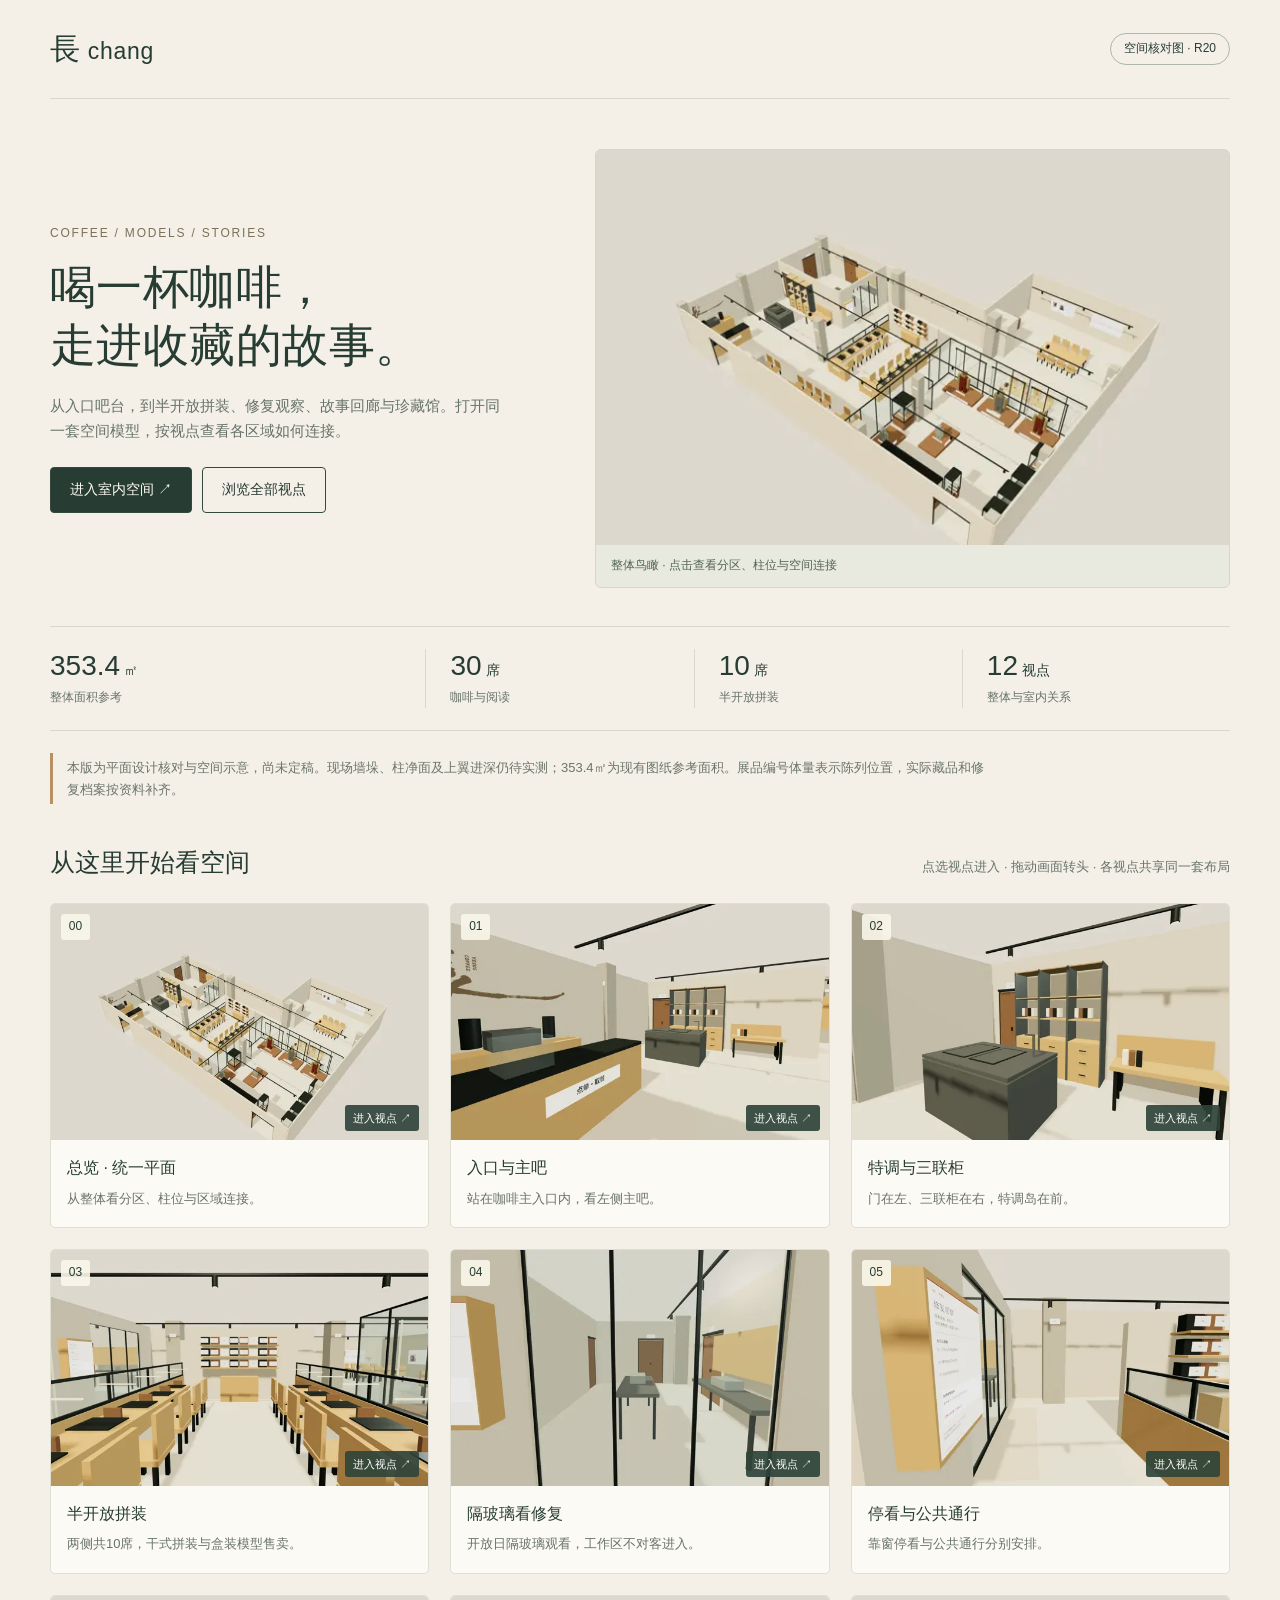
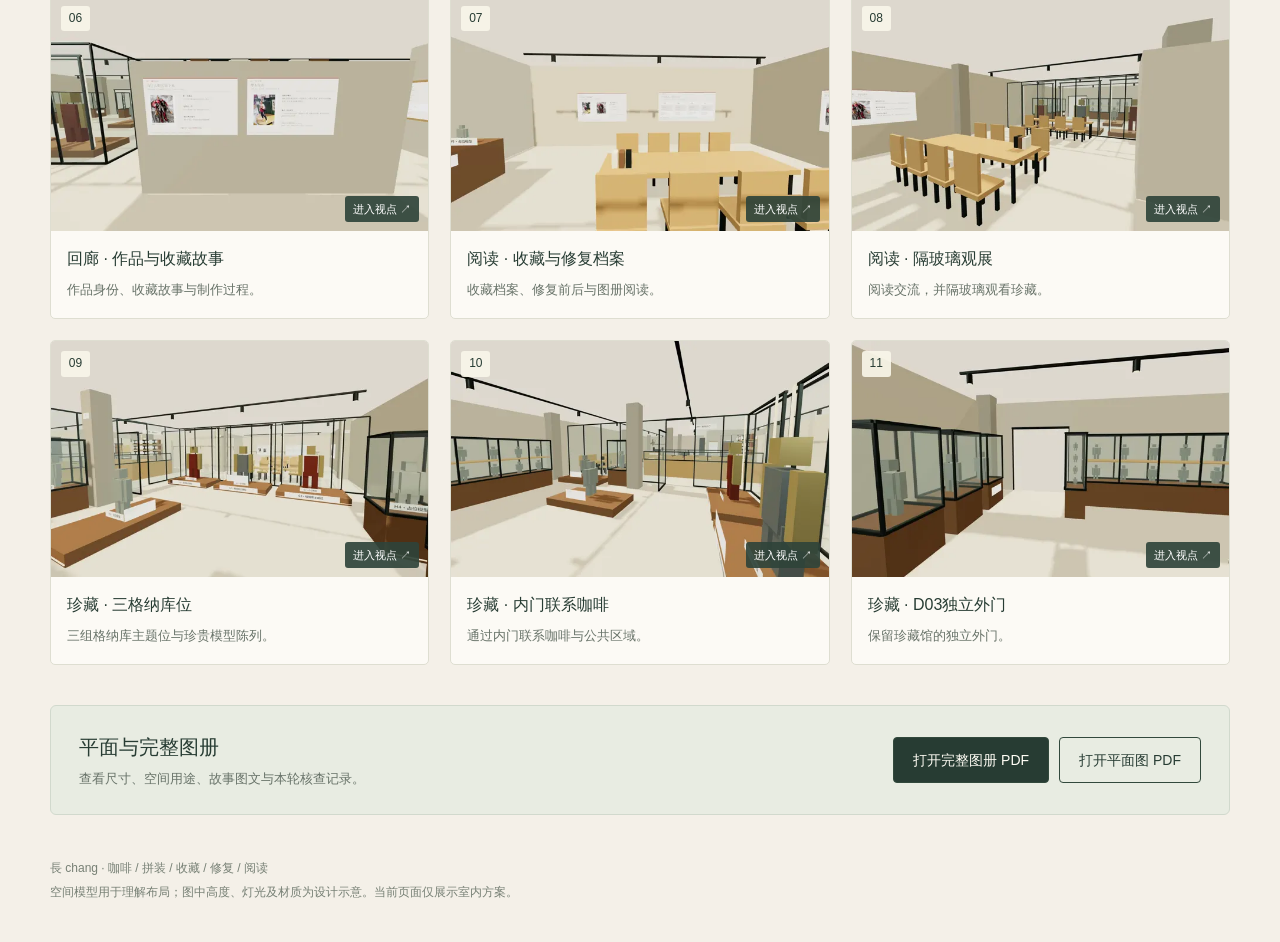
<file: r20/checks.html>
<!doctype html>
<html lang="zh-CN"><head><meta charset="utf-8"><meta name="viewport" content="width=device-width,initial-scale=1"><meta name="theme-color" content="#2d4138"><meta name="description" content="長 chang 咖啡·模玩文化空间 R20室内设计核对版。12个室内视点、平面图与完整图册。"><title>長 chang · R20 室内设计核对版</title>
<style>
:root{--paper:#f4f0e8;--ink:#273c33;--muted:#687369;--wood:#b79260;--line:#d9d8ca}*{box-sizing:border-box}html{scroll-behavior:smooth}body{margin:0;color:var(--ink);background:var(--paper);font-family:-apple-system,BlinkMacSystemFont,"Segoe UI","Microsoft YaHei",sans-serif;line-height:1.65}a{color:inherit}header,main,footer{width:min(1180px,calc(100% - 48px));margin:auto}header{padding:24px 0;border-bottom:1px solid var(--line);display:flex;justify-content:space-between;align-items:center;gap:16px}.brand{font-size:23px;letter-spacing:.03em;text-decoration:none}.brand strong{font-weight:500;font-size:30px}.edition{font-size:12px;border:1px solid #aeb9a9;border-radius:100px;padding:5px 13px;white-space:nowrap}.hero{display:grid;grid-template-columns:.95fr 1.2fr;gap:42px;padding:50px 0 38px;align-items:center}.eyebrow{font-size:12px;letter-spacing:.15em;color:#7b7059;text-transform:uppercase}.hero h1{font-size:clamp(30px,3.6vw,46px);font-weight:500;line-height:1.28;margin:14px 0 19px;letter-spacing:.01em}.lead{max-width:450px;font-size:15px;color:var(--muted);margin:0 0 23px}.actions{display:flex;gap:10px;flex-wrap:wrap}.button{display:inline-flex;align-items:center;justify-content:center;min-height:46px;padding:10px 19px;border:1px solid #32493c;text-decoration:none;border-radius:4px;font-size:14px}.button.primary{background:var(--ink);color:#fffdf5}.button:hover{background:#e3e4d6}.button.primary:hover{background:#405b4a}.hero-image{margin:0;background:#dfded1;border:1px solid #d4d7cb;border-radius:6px;overflow:hidden;position:relative}.hero-image img{display:block;width:100%;height:auto;aspect-ratio:1.6;object-fit:cover}.hero-image figcaption{background:#e9eadf;padding:11px 15px;font-size:12px;color:#526455}.metrics{display:grid;grid-template-columns:1.4fr 1fr 1fr 1fr;border-block:1px solid var(--line);padding:22px 0;margin-bottom:22px}.metric{padding:0 24px;border-left:1px solid var(--line)}.metric:first-child{padding-left:0;border-left:0}.metric strong{font-size:28px;font-weight:500;line-height:1.2}.metric span{font-size:12px;color:var(--muted);display:block;margin-top:5px}.metric small{font-size:14px;margin-left:4px}.note{font-size:13px;color:#6c756b;border-left:3px solid var(--wood);padding:4px 14px;max-width:960px;margin:0 0 38px}.section-head{display:flex;align-items:baseline;justify-content:space-between;gap:18px;margin:0 0 20px}.section-head h2{font-weight:500;font-size:25px;margin:0}.section-head p{font-size:13px;color:var(--muted);margin:0}.grid{display:grid;grid-template-columns:repeat(3,1fr);gap:21px}.card{display:block;text-decoration:none;background:#fcfaf5;border:1px solid #deded1;border-radius:5px;overflow:hidden;transition:box-shadow .15s}.card:hover{box-shadow:0 6px 20px #263a3016}.thumb{position:relative;aspect-ratio:1.6;background:#e7e7dc;overflow:hidden}.thumb img{width:100%;height:100%;display:block;object-fit:cover}.number{position:absolute;top:10px;left:10px;background:#f9f7e9e8;min-width:29px;text-align:center;font-size:12px;padding:3px 5px;border-radius:3px}.enter{position:absolute;bottom:9px;right:9px;background:#2f443ae8;color:#fff;font-size:11px;padding:4px 8px;border-radius:3px}.card-copy{padding:15px 16px 18px}.card h3{font-size:16px;font-weight:500;margin:0 0 6px}.card p{font-size:13px;color:var(--muted);margin:0}.downloads{margin:40px 0 22px;padding:25px 28px;border:1px solid #d1d9cd;background:#e8ece2;border-radius:6px;display:flex;align-items:center;justify-content:space-between;gap:24px}.downloads h2{font-size:20px;font-weight:500;margin:0 0 4px}.downloads p{font-size:13px;margin:0;color:var(--muted)}footer{padding:18px 0 35px;font-size:12px;color:#778075}footer p{margin:4px 0}a:focus-visible{outline:3px solid #b68c4b;outline-offset:4px}@media(max-width:900px){.hero{gap:25px}.grid{grid-template-columns:repeat(2,1fr)}}@media(max-width:600px){header,main,footer{width:calc(100% - 32px)}header{padding:17px 0}.brand{font-size:18px}.brand strong{font-size:25px}.hero{grid-template-columns:1fr;padding:28px 0 25px;gap:24px}.hero h1{font-size:34px;margin-top:10px}.lead{font-size:14px;margin-bottom:20px}.button{padding:11px 16px;font-size:14px}.actions .button{flex:1}.hero-image figcaption{font-size:11px}.metrics{grid-template-columns:repeat(2,1fr);row-gap:21px;padding:22px 0}.metric{padding:0 14px}.metric:nth-child(3){padding-left:0;border-left:0}.metric strong{font-size:26px}.note{font-size:12px;margin-bottom:29px}.section-head{display:block;margin-bottom:16px}.section-head h2{font-size:23px}.section-head p{margin-top:5px;font-size:12px}.grid{grid-template-columns:1fr;gap:18px}.card h3{font-size:17px}.card p{font-size:13px}.card-copy{padding:15px 16px 17px}.downloads{margin-top:30px;display:block;padding:23px 20px}.downloads .actions{margin-top:17px}.downloads .button{font-size:13px;padding:10px 9px}footer{padding-bottom:25px}}@media(prefers-reduced-motion:reduce){html{scroll-behavior:auto}.card{transition:none}}
</style></head><body>
<header><a class="brand" href="./"><strong>長</strong> chang</a><span class="edition">空间核对图 · R20</span></header>
<main><section class="hero"><div><div class="eyebrow">Coffee / Models / Stories</div><h1>喝一杯咖啡，<br>走进收藏的故事。</h1><p class="lead">从入口吧台，到半开放拼装、修复观察、故事回廊与珍藏馆。打开同一套空间模型，按视点查看各区域如何连接。</p><div class="actions"><a class="button primary" href="model-viewer/?view=entrance">进入室内空间 ↗</a><a class="button" href="#views">浏览全部视点</a></div></div><figure class="hero-image"><a href="model-viewer/?view=overview"><img src="thumbs/overview.webp" width="1600" height="1000" alt="R20室内整体鸟瞰模型"></a><figcaption>整体鸟瞰 · 点击查看分区、柱位与空间连接</figcaption></figure></section>
<section class="metrics" aria-label="设计参考数据"><div class="metric"><strong>353.4<small>㎡</small></strong><span>整体面积参考</span></div><div class="metric"><strong>30<small>席</small></strong><span>咖啡与阅读</span></div><div class="metric"><strong>10<small>席</small></strong><span>半开放拼装</span></div><div class="metric"><strong>12<small>视点</small></strong><span>整体与室内关系</span></div></section>
<p class="note">本版为平面设计核对与空间示意，尚未定稿。现场墙垛、柱净面及上翼进深仍待实测；353.4㎡为现有图纸参考面积。展品编号体量表示陈列位置，实际藏品和修复档案按资料补齐。</p>
<section id="views"><div class="section-head"><h2>从这里开始看空间</h2><p>点选视点进入 · 拖动画面转头 · 各视点共享同一套布局</p></div><div class="grid"><a class="card" href="model-viewer/?view=overview"><div class="thumb"><img src="thumbs/overview.webp" alt="总览 · 统一平面的同源空间模型视图" loading="lazy" decoding="async" width="1600" height="1000"><span class="number">00</span><span class="enter">进入视点 ↗</span></div><div class="card-copy"><h3>总览 · 统一平面</h3><p>从整体看分区、柱位与区域连接。</p></div></a>
<a class="card" href="model-viewer/?view=entrance"><div class="thumb"><img src="thumbs/entrance.webp" alt="入口与主吧的同源空间模型视图" loading="lazy" decoding="async" width="1600" height="1000"><span class="number">01</span><span class="enter">进入视点 ↗</span></div><div class="card-copy"><h3>入口与主吧</h3><p>站在咖啡主入口内，看左侧主吧。</p></div></a>
<a class="card" href="model-viewer/?view=special"><div class="thumb"><img src="thumbs/special.webp" alt="特调与三联柜的同源空间模型视图" loading="lazy" decoding="async" width="1600" height="1000"><span class="number">02</span><span class="enter">进入视点 ↗</span></div><div class="card-copy"><h3>特调与三联柜</h3><p>门在左、三联柜在右，特调岛在前。</p></div></a>
<a class="card" href="model-viewer/?view=assembly"><div class="thumb"><img src="thumbs/assembly.webp" alt="半开放拼装的同源空间模型视图" loading="lazy" decoding="async" width="1600" height="1000"><span class="number">03</span><span class="enter">进入视点 ↗</span></div><div class="card-copy"><h3>半开放拼装</h3><p>两侧共10席，干式拼装与盒装模型售卖。</p></div></a>
<a class="card" href="model-viewer/?view=workshop"><div class="thumb"><img src="thumbs/workshop.webp" alt="隔玻璃看修复的同源空间模型视图" loading="lazy" decoding="async" width="1600" height="1000"><span class="number">04</span><span class="enter">进入视点 ↗</span></div><div class="card-copy"><h3>隔玻璃看修复</h3><p>开放日隔玻璃观看，工作区不对客进入。</p></div></a>
<a class="card" href="model-viewer/?view=viewing"><div class="thumb"><img src="thumbs/viewing.webp" alt="停看与公共通行的同源空间模型视图" loading="lazy" decoding="async" width="1600" height="1000"><span class="number">05</span><span class="enter">进入视点 ↗</span></div><div class="card-copy"><h3>停看与公共通行</h3><p>靠窗停看与公共通行分别安排。</p></div></a>
<a class="card" href="model-viewer/?view=story"><div class="thumb"><img src="thumbs/story.webp" alt="回廊 · 作品与收藏故事的同源空间模型视图" loading="lazy" decoding="async" width="1600" height="1000"><span class="number">06</span><span class="enter">进入视点 ↗</span></div><div class="card-copy"><h3>回廊 · 作品与收藏故事</h3><p>作品身份、收藏故事与制作过程。</p></div></a>
<a class="card" href="model-viewer/?view=reading_north"><div class="thumb"><img src="thumbs/reading_north.webp" alt="阅读 · 收藏与修复档案的同源空间模型视图" loading="lazy" decoding="async" width="1600" height="1000"><span class="number">07</span><span class="enter">进入视点 ↗</span></div><div class="card-copy"><h3>阅读 · 收藏与修复档案</h3><p>收藏档案、修复前后与图册阅读。</p></div></a>
<a class="card" href="model-viewer/?view=reading_south"><div class="thumb"><img src="thumbs/reading_south.webp" alt="阅读 · 隔玻璃观展的同源空间模型视图" loading="lazy" decoding="async" width="1600" height="1000"><span class="number">08</span><span class="enter">进入视点 ↗</span></div><div class="card-copy"><h3>阅读 · 隔玻璃观展</h3><p>阅读交流，并隔玻璃观看珍藏。</p></div></a>
<a class="card" href="model-viewer/?view=gallery_north"><div class="thumb"><img src="thumbs/gallery_north.webp" alt="珍藏 · 三格纳库位的同源空间模型视图" loading="lazy" decoding="async" width="1600" height="1000"><span class="number">09</span><span class="enter">进入视点 ↗</span></div><div class="card-copy"><h3>珍藏 · 三格纳库位</h3><p>三组格纳库主题位与珍贵模型陈列。</p></div></a>
<a class="card" href="model-viewer/?view=gallery_reverse"><div class="thumb"><img src="thumbs/gallery_reverse.webp" alt="珍藏 · 内门联系咖啡的同源空间模型视图" loading="lazy" decoding="async" width="1600" height="1000"><span class="number">10</span><span class="enter">进入视点 ↗</span></div><div class="card-copy"><h3>珍藏 · 内门联系咖啡</h3><p>通过内门联系咖啡与公共区域。</p></div></a>
<a class="card" href="model-viewer/?view=gallery_exit"><div class="thumb"><img src="thumbs/gallery_exit.webp" alt="珍藏 · D03独立外门的同源空间模型视图" loading="lazy" decoding="async" width="1600" height="1000"><span class="number">11</span><span class="enter">进入视点 ↗</span></div><div class="card-copy"><h3>珍藏 · D03独立外门</h3><p>保留珍藏馆的独立外门。</p></div></a></div></section>
<section class="downloads"><div><h2>平面与完整图册</h2><p>查看尺寸、空间用途、故事图文与本轮核查记录。</p></div><div class="actions"><a class="button primary" href="長chang_R20_室内设计核对版.pdf">打开完整图册 PDF</a><a class="button" href="R20_Final_Plan.pdf">打开平面图 PDF</a></div></section>
</main><footer><p>長 chang · 咖啡 / 拼装 / 收藏 / 修复 / 阅读</p><p>空间模型用于理解布局；图中高度、灯光及材质为设计示意。当前页面仅展示室内方案。</p></footer>
</body></html>
</file>
<file: r18/style.css>
:root{color-scheme:dark;--ink:#f6f0e7;--muted:#cbc4b9;--accent:#ddbc7a;--panel:#252824;--line:#ffffff28;font-family:Inter,"Microsoft YaHei","PingFang SC",sans-serif;font-size:16px}*{box-sizing:border-box}body{margin:0;background:#171b18;color:var(--ink)}button,a{-webkit-tap-highlight-color:transparent}button{font:inherit;color:inherit;border:1px solid var(--line);background:#242723bd;cursor:pointer;border-radius:4px;min-height:44px;padding:10px 15px}button:hover,button:focus-visible{background:#4d4b3a;border-color:var(--accent)}button:focus-visible,a:focus-visible{outline:2px solid var(--accent);outline-offset:3px}a{color:var(--accent)}[hidden]{display:none!important}#tour{position:fixed;inset:0;overflow:hidden}#viewport{position:absolute;inset:0;overflow:hidden;cursor:grab;touch-action:none;outline:none}#viewport:active{cursor:grabbing}#imageFrame{position:absolute;left:50%;top:50%;transform-origin:center;will-change:transform}#sceneImage{display:block;width:100%;height:100%;max-width:none;user-select:none;object-fit:fill}#imageFrame.swap{opacity:.3}.shade{position:absolute;left:0;right:0;pointer-events:none}.shade.top{height:190px;top:0;background:linear-gradient(#0009,transparent)}.shade.bottom{height:310px;bottom:0;background:linear-gradient(transparent,#111813df)}.toolbar{position:absolute;top:0;left:0;right:0;display:flex;justify-content:space-between;align-items:center;padding:calc(22px + env(safe-area-inset-top)) 30px 0}.brand{display:flex;gap:12px;align-items:center;text-shadow:0 2px 5px #0009}.brand b{font-family:serif;font-size:45px;font-weight:500;line-height:1}.brand>span{font-size:20px;letter-spacing:.15em}.brand small{display:block;font-size:12px;letter-spacing:.1em;margin-top:5px;color:var(--muted)}.toolbar-actions{display:flex;gap:8px}.toolbar-actions #infoButton{width:44px;padding:0;border-radius:50%}.view-controls{position:absolute;right:30px;top:50%;display:flex;align-items:center;gap:4px;transform:translateY(-50%);background:#1b211ebd;padding:5px;border:1px solid var(--line);border-radius:5px;backdrop-filter:blur(14px)}.view-controls button{padding:6px 10px;min-width:42px;border:0;background:none}.view-controls output{font-size:13px;min-width:38px;text-align:center;color:var(--muted)}.view-controls>span{height:25px;width:1px;background:var(--line);margin:0 5px}.scene-footer{position:absolute;bottom:0;left:0;right:0;padding:15px 32px calc(16px + env(safe-area-inset-bottom));pointer-events:none}.scene-footer button,.scene-footer a{pointer-events:auto}.scene-heading{display:flex;align-items:flex-start;gap:16px;max-width:650px;text-shadow:0 2px 4px #0008}.scene-heading>span{font-size:14px;color:var(--accent);padding-top:9px;letter-spacing:.15em}.scene-heading h1{font-size:30px;font-weight:500;letter-spacing:.07em;margin:0 0 8px}.scene-heading p{font-size:14px;line-height:1.65;color:var(--muted);margin:0}.next{display:flex;gap:14px;align-items:center;margin:18px 0}.next>span{font-size:13px;color:var(--muted)}#nextScenes{display:flex;gap:8px;flex-wrap:wrap}#nextScenes button{background:#2a302bd9;border-color:#cdb98061;padding:8px 17px}#nextScenes button::before{content:"↗";font-size:18px;margin-right:8px;color:var(--accent)}.footer-bottom{display:flex;align-items:center;justify-content:space-between;border-top:1px solid var(--line);padding-top:11px;gap:14px}.footer-bottom button{border:0;background:transparent;padding:0;min-height:36px;font-size:14px}.footer-bottom p{font-size:12px;color:var(--muted);margin:0;letter-spacing:.08em}.footer-bottom #sceneCount{color:var(--accent);margin-left:6px}.loading{position:absolute;top:110px;left:50%;transform:translateX(-50%);background:#202922e8;padding:10px 17px;border:1px solid var(--line);font-size:14px;border-radius:4px;display:flex;gap:10px;align-items:center}.loading span{width:13px;height:13px;border:1px solid #bfbfbf;border-top-color:transparent;border-radius:50%;animation:spin .8s linear infinite}@keyframes spin{to{transform:rotate(360deg)}}.error{position:absolute;left:50%;top:45%;transform:translate(-50%,-50%);width:min(420px,90vw);padding:28px;background:#252a25f5;box-shadow:0 20px 80px #0007;border:1px solid var(--line)}.error h2{font-size:22px}.error p{font-size:16px;color:var(--muted)}.error button{margin:8px 8px 0 0}dialog{border:1px solid var(--line);border-radius:8px;background:var(--panel);color:var(--ink);width:min(850px,calc(100vw - 32px));max-height:calc(100dvh - 32px);padding:26px;box-shadow:0 20px 100px #0008}dialog::backdrop{background:#08100bc4;backdrop-filter:blur(6px)}.dialog-head{display:flex;justify-content:space-between;align-items:flex-start;gap:20px}.dialog-head span{font-size:12px;letter-spacing:.13em;color:var(--accent)}.dialog-head h2{font-size:26px;margin:7px 0 8px;font-weight:500}.dialog-head .close{width:44px;height:44px;font-size:28px;line-height:1;padding:0}.dialog-intro{font-size:14px;color:var(--muted);line-height:1.65;margin:9px 0 18px}.plan-map{background:#eae8df;border-radius:4px;padding:12px;overflow:hidden}.plan-map svg{width:100%;display:block;height:auto;max-height:48dvh}.plan-map .node{cursor:pointer}.plan-map .node circle{fill:#343e34;stroke:#fcf9ed;stroke-width:.09}.plan-map .node.current circle{fill:#936e2f;stroke:#fff;stroke-width:.13}.plan-map .node text{fill:white;font-size:.42px;font-family:sans-serif;text-anchor:middle;dominant-baseline:middle;font-weight:bold}.map-nodes{display:flex;gap:8px;flex-wrap:wrap;margin:18px 0}.map-nodes button{font-size:14px;padding:8px 11px}.map-nodes button.current{border-color:var(--accent);color:var(--accent)}.map-download{display:flex;justify-content:space-between;gap:12px;align-items:center;font-size:13px;line-height:1.5}.map-download span{color:var(--muted)}.scene-grid{display:grid;grid-template-columns:repeat(2,1fr);gap:15px;margin-top:18px}.scene-card{padding:0;overflow:hidden;text-align:left}.scene-card img{width:100%;aspect-ratio:1.667;object-fit:cover;display:block}.scene-card span{display:block;padding:12px;font-size:15px}.scene-card.current{border-color:var(--accent)}.info-copy p{font-size:16px;line-height:1.8}.info-copy .muted{font-size:14px;color:var(--muted)}.sr-only{position:absolute;width:1px;height:1px;overflow:hidden;clip:rect(0,0,0,0)}.noscript{position:fixed;top:35%;left:10%;background:var(--panel);padding:30px}.fit #viewport{background:#171b18}.fit .shade.top{height:160px}.fit .shade.bottom{height:290px}@media(max-width:700px){.toolbar{padding:calc(16px + env(safe-area-inset-top)) 16px 0}.brand b{font-size:36px}.brand>span{font-size:17px}.brand small{font-size:11px}.toolbar-actions button{font-size:13px;padding:8px 11px}.view-controls{right:14px;top:110px;transform:none}.view-controls button{font-size:13px;min-height:38px;min-width:36px}.view-controls output{font-size:12px;min-width:32px}.scene-footer{padding:12px 18px calc(10px + env(safe-area-inset-bottom))}.scene-heading{gap:10px}.scene-heading h1{font-size:23px}.scene-heading p{font-size:13px;max-width:90%;line-height:1.65}.scene-heading>span{font-size:12px;padding-top:7px}.next{gap:9px;margin:13px 0}.next>span{font-size:12px;flex:0 0 auto}#nextScenes{gap:6px}#nextScenes button{font-size:13px;padding:8px 11px;min-height:42px}.footer-bottom{padding-top:7px}.footer-bottom p{font-size:11px;letter-spacing:0}.footer-bottom button{font-size:13px}.shade.bottom{height:330px}dialog{padding:18px;max-height:calc(100dvh - 24px)}.dialog-head h2{font-size:24px}.plan-map{padding:4px}.map-download{display:block}.map-download span{display:block;margin-top:10px}.scene-grid{gap:10px}.scene-card span{padding:10px;font-size:13px}.loading{top:165px}}@media(max-height:500px){.toolbar{padding-top:12px}.brand b{font-size:30px}.brand small{display:none}.scene-footer{padding-bottom:6px}.scene-heading p{display:none}.scene-heading h1{font-size:22px}.next{margin:8px 0}.footer-bottom{padding-top:4px}.view-controls{top:75px;right:16px;transform:none}.shade.bottom{height:240px}.toolbar-actions button{min-height:38px}.scene-heading>span{padding-top:5px}.loading{top:80px}.scene-footer{padding-top:0}}@media(prefers-reduced-motion:reduce){*{scroll-behavior:auto!important;transition:none!important}}
</file>
<file: album.css>
*{box-sizing:border-box}html{scroll-behavior:smooth;scroll-padding-top:96px}body{margin:0;background:#f2eee6;color:#302b24;font-family:"Microsoft YaHei","PingFang SC",sans-serif;line-height:1.8}a{color:inherit;text-underline-offset:5px}header{display:flex;align-items:center;justify-content:space-between;position:sticky;top:0;z-index:2;background:#24211df5;color:#f5ecdf;padding:14px clamp(20px,5vw,80px);backdrop-filter:blur(8px)}.brand{font-size:30px;text-decoration:none;font-weight:650}.brand span{font-size:24px}.back{font-size:15px;padding:7px 0}main{max-width:1440px;margin:auto;padding:0 clamp(20px,5vw,80px)}.opening{max-width:850px;padding:64px 0 28px}.eyebrow,.status{color:#86592f;font-size:14px;letter-spacing:.07em;margin:0}h1{font-size:clamp(29px,4.2vw,52px);font-weight:550;line-height:1.35;margin:16px 0 22px}.opening p:not(.eyebrow){font-size:17px}.opening p.quiet{font-size:14px;color:#756c61}.contents{display:flex;flex-wrap:wrap;gap:10px 24px;border-top:1px solid #cfc5b7;border-bottom:1px solid #cfc5b7;padding:20px 0;font-size:15px}article{padding:60px 0;border-bottom:1px solid #cfc5b7}.section-head{display:flex;align-items:flex-start;gap:24px;margin-bottom:24px}.number{font-size:34px;color:#9d7955;font-family:Georgia,serif;line-height:1.3}.section-head h2{font-size:clamp(25px,3vw,34px);font-weight:550;line-height:1.4;margin:2px 0 4px}.sub{margin:0;font-size:16px;color:#756c61}.picture{display:block;background:#211d18}.picture img{display:block;width:100%;height:auto}.photo-meta{display:flex;justify-content:space-between;gap:15px;margin-top:12px;font-size:14px;color:#756c61}.intro{font-size:19px;max-width:950px;margin:28px 0}.details{display:grid;grid-template-columns:repeat(3,1fr);gap:36px}h3{font-size:16px;font-weight:600;margin:0 0 8px}.details p{font-size:16px;margin:0;color:#62594f}.note{font-size:14px;color:#756c61;border-left:2px solid #b89974;padding-left:16px;margin:25px 0}.enter{display:inline-block;font-size:16px;padding:10px 0}footer{padding:40px 24px;text-align:center;font-size:14px;color:#756c61}@media(max-width:680px){.opening{padding-top:34px}.details{grid-template-columns:1fr;gap:20px}article{padding:38px 0}.section-head{gap:14px}.intro{font-size:17px}.photo-meta{font-size:12px}.contents{gap:10px 16px}.picture{margin:0 -20px}.number{font-size:28px}h1{font-size:31px}}@media(prefers-reduced-motion:reduce){html{scroll-behavior:auto}}
</file>
